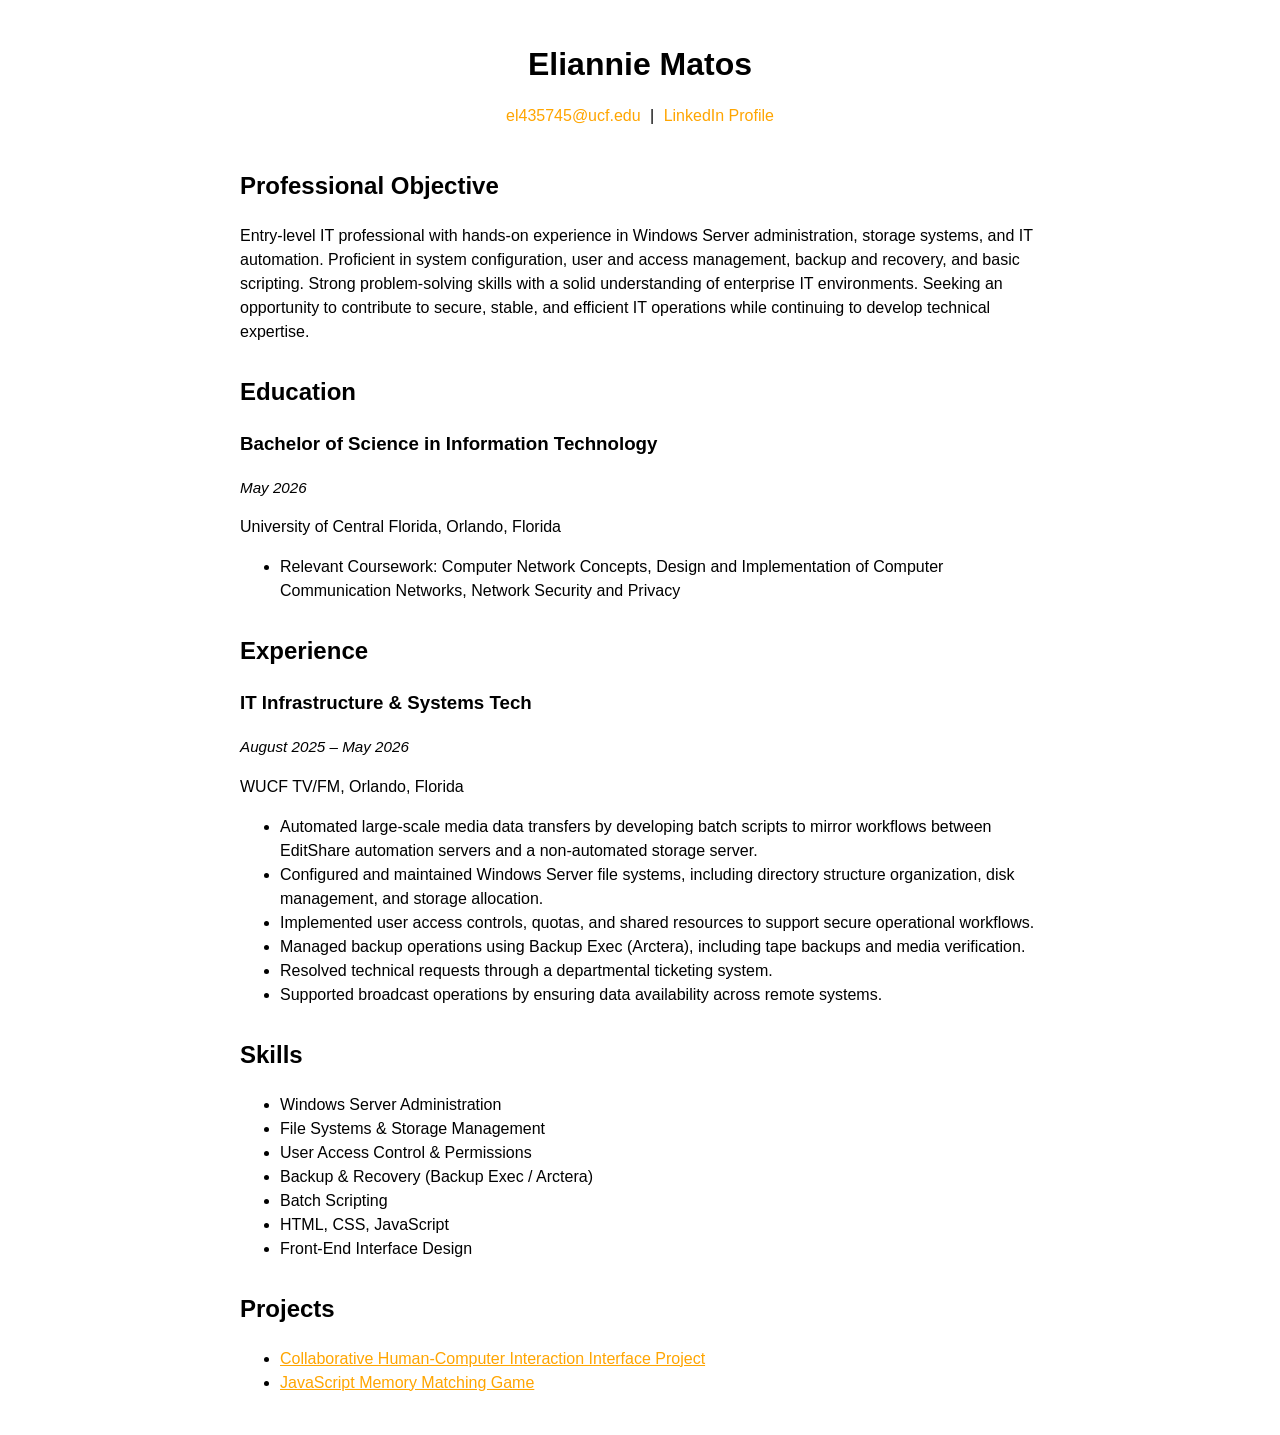
<file: index.html>
<!DOCTYPE html>
<html lang="en">
<head>
    <meta charset="UTF-8">
    <meta name="viewport" content="width=device-width, initial-scale=1.0">
    <title>Eliannie Matos's Resume</title>
    <style>
        body {
            font-family: Arial, sans-serif;
            line-height: 1.5;
            background-color: #fff;
            margin: 0;
            padding: 0;
        }
        .container {
            max-width: 800px;
            margin: 40px auto;
            padding: 0 40px;
        }
        header {
            text-align: center;
            margin-bottom: 40px;
        }
        header h1 {
            margin-bottom: 5px;
        }
        header p a {
            margin: 0 5px;
            text-decoration: none;
            color: orange;
        }
        section {
            margin-bottom: 30px;
        }
        .date {
            font-style: italic;
            font-size: 0.95em;
            margin-top: 2px;
        }
        ul {
            margin-top: 5px;
        }
        a {
            color: orange;
        }
        a:hover {
            text-decoration: underline;
        }
    </style>
</head>

<body>
<div class="container">
    <header>
        <h1>Eliannie Matos</h1>
        <p>
            <a href="mailto:el435745@ucf.edu">el435745@ucf.edu</a> |
            <a href="https://www.linkedin.com/in/elianniematos">LinkedIn Profile</a>
        </p>
    </header>

    <main>
        <section>
            <h2>Professional Objective</h2>
            <p>
                Entry-level IT professional with hands-on experience in Windows Server administration,
                storage systems, and IT automation. Proficient in system configuration, user and access
                management, backup and recovery, and basic scripting. Strong problem-solving skills with
                a solid understanding of enterprise IT environments. Seeking an opportunity to contribute
                to secure, stable, and efficient IT operations while continuing to develop technical expertise.
            </p>
        </section>

        <section>
            <h2>Education</h2>
            <h3>Bachelor of Science in Information Technology</h3>
            <div class="date">May 2026</div>
            <p>University of Central Florida, Orlando, Florida</p>
            <ul>
                <li>Relevant Coursework: Computer Network Concepts, Design and Implementation of Computer Communication Networks, Network Security and Privacy</li>
            </ul>
        </section>

        <section>
            <h2>Experience</h2>
            <h3>IT Infrastructure & Systems Tech</h3>
            <div class="date">August 2025 – May 2026</div>
            <p>WUCF TV/FM, Orlando, Florida</p>
            <ul>
                <li>Automated large-scale media data transfers by developing batch scripts to mirror workflows between EditShare automation servers and a non-automated storage server.</li>
                <li>Configured and maintained Windows Server file systems, including directory structure organization, disk management, and storage allocation.</li>
                <li>Implemented user access controls, quotas, and shared resources to support secure operational workflows.</li>
                <li>Managed backup operations using Backup Exec (Arctera), including tape backups and media verification.</li>
                <li>Resolved technical requests through a departmental ticketing system.</li>
                <li>Supported broadcast operations by ensuring data availability across remote systems.</li>
            </ul>
        </section>

        <section>
            <h2>Skills</h2>
            <ul>
                <li>Windows Server Administration</li>
                <li>File Systems & Storage Management</li>
                <li>User Access Control & Permissions</li>
                <li>Backup & Recovery (Backup Exec / Arctera)</li>
                <li>Batch Scripting</li>
                <li>HTML, CSS, JavaScript</li>
                <li>Front-End Interface Design</li>
            </ul>
        </section>

        <section>
            <h2>Projects</h2>
            <ul>
                <li><a href="projectOne.html">Collaborative Human-Computer Interaction Interface Project</a></li>
                <li><a href="projectTwo.html">JavaScript Memory Matching Game</a></li>
            </ul>
        </section>
    </main>
</div>
</body>
</html>
</file>
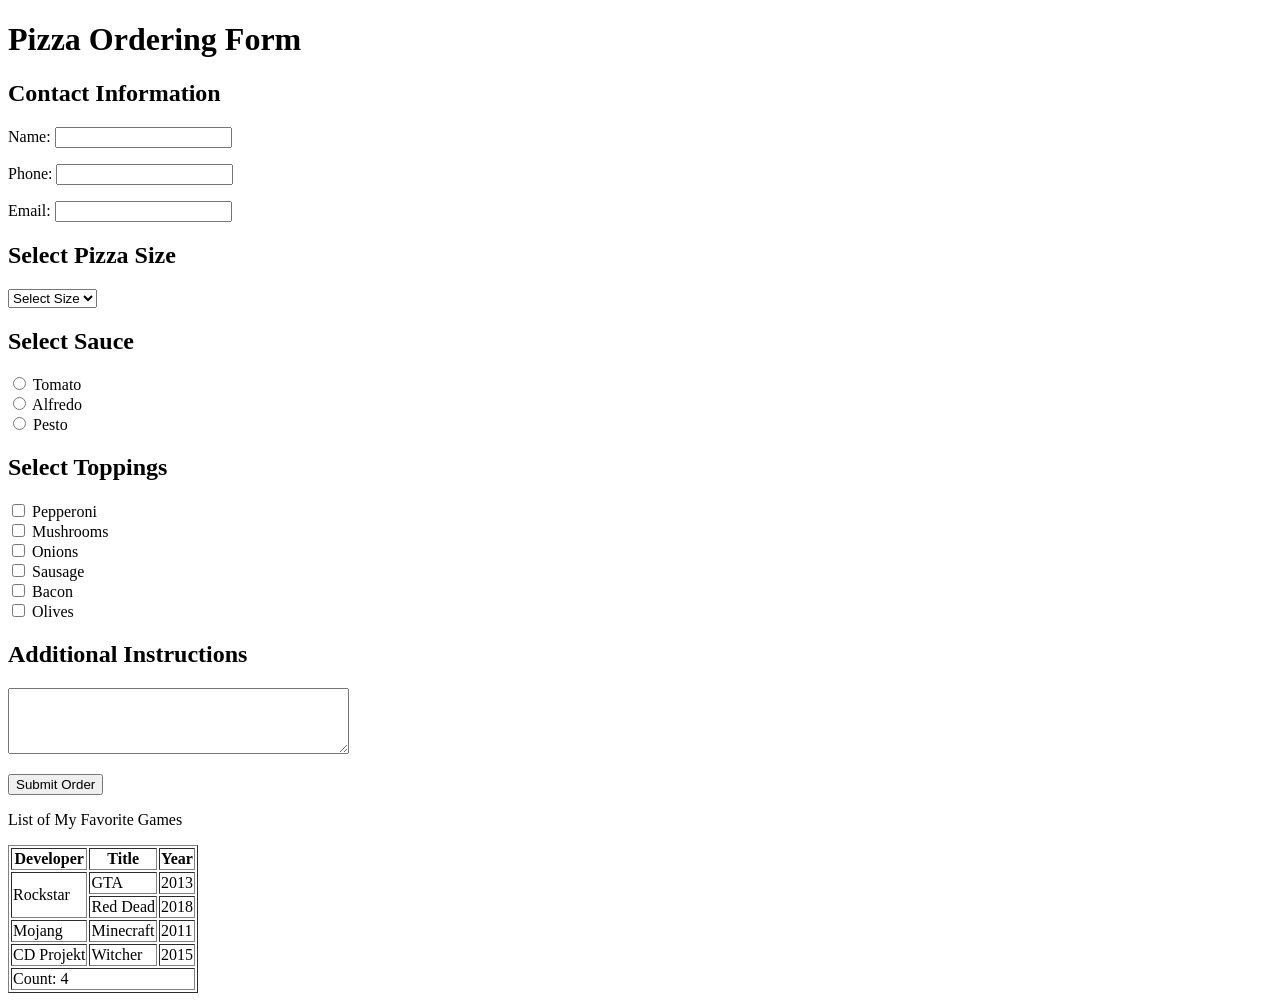
<file: Week 2/Tables and Forms/index.html>
<!DOCTYPE html>
<html>
<head>
    <title>Pizza Ordering Form</title>
</head>
<body>
    <h1>Pizza Ordering Form</h1>

    <h2>Contact Information</h2>
    <form>
        <p>
            Name: <input type="text" name="name" required>
        </p>
        <p>
            Phone: <input type="tel" name="phone" required>
        </p>
        <p>
            Email: <input type="email" name="email" required>
        </p>

        <h2>Select Pizza Size</h2>
        <p>
            <select name="size" required>
                <option value="">Select Size</option>
                <option value="medium">Medium</option>
                <option value="large">Large</option>
                <option value="xlarge">XLarge</option>
            </select>
        </p>

        <h2>Select Sauce</h2>
        <p>
            <input type="radio" name="sauce" value="Tomato" required> Tomato<br>
            <input type="radio" name="sauce" value="Alfredo"> Alfredo<br>
            <input type="radio" name="sauce" value="Pesto"> Pesto<br>
        </p>

        <h2>Select Toppings</h2>
        <p>
            <input type="checkbox" name="toppings" value="Pepperoni"> Pepperoni<br>
            <input type="checkbox" name="toppings" value="Mushrooms"> Mushrooms<br>
            <input type="checkbox" name="toppings" value="Onions"> Onions<br>
            <input type="checkbox" name="toppings" value="Sausage"> Sausage<br>
            <input type="checkbox" name="toppings" value="Bacon"> Bacon<br>
            <input type="checkbox" name="toppings" value="Olives"> Olives<br>
        </p>

        <h2>Additional Instructions</h2>
        <p>
            <textarea name="instructions" rows="4" cols="40"></textarea>
        </p>

        <p>
            <input type="submit" value="Submit Order">
        </p>
    </form>

<p>List of My Favorite Games</p>

<table border="1">
    <tr>
        <th>Developer</th>
        <th>Title</th>
        <th>Year</th>
    </tr>
    <tr>
        <td rowspan="2">Rockstar</td>
        <td>GTA</td>
        <td>2013</td>
    </tr>
    <tr>
        <td>Red Dead</td>
        <td>2018</td>
    </tr>
    <tr>
        <td>Mojang</td>
        <td>Minecraft</td>
        <td>2011</td>
    </tr>
    <tr>
        <td>CD Projekt</td>
        <td>Witcher</td>
        <td>2015</td>
    </tr>
    <tr>
        <td colspan="3">Count: 4</td>
    </tr>
</table>
</body>
</html>
</file>
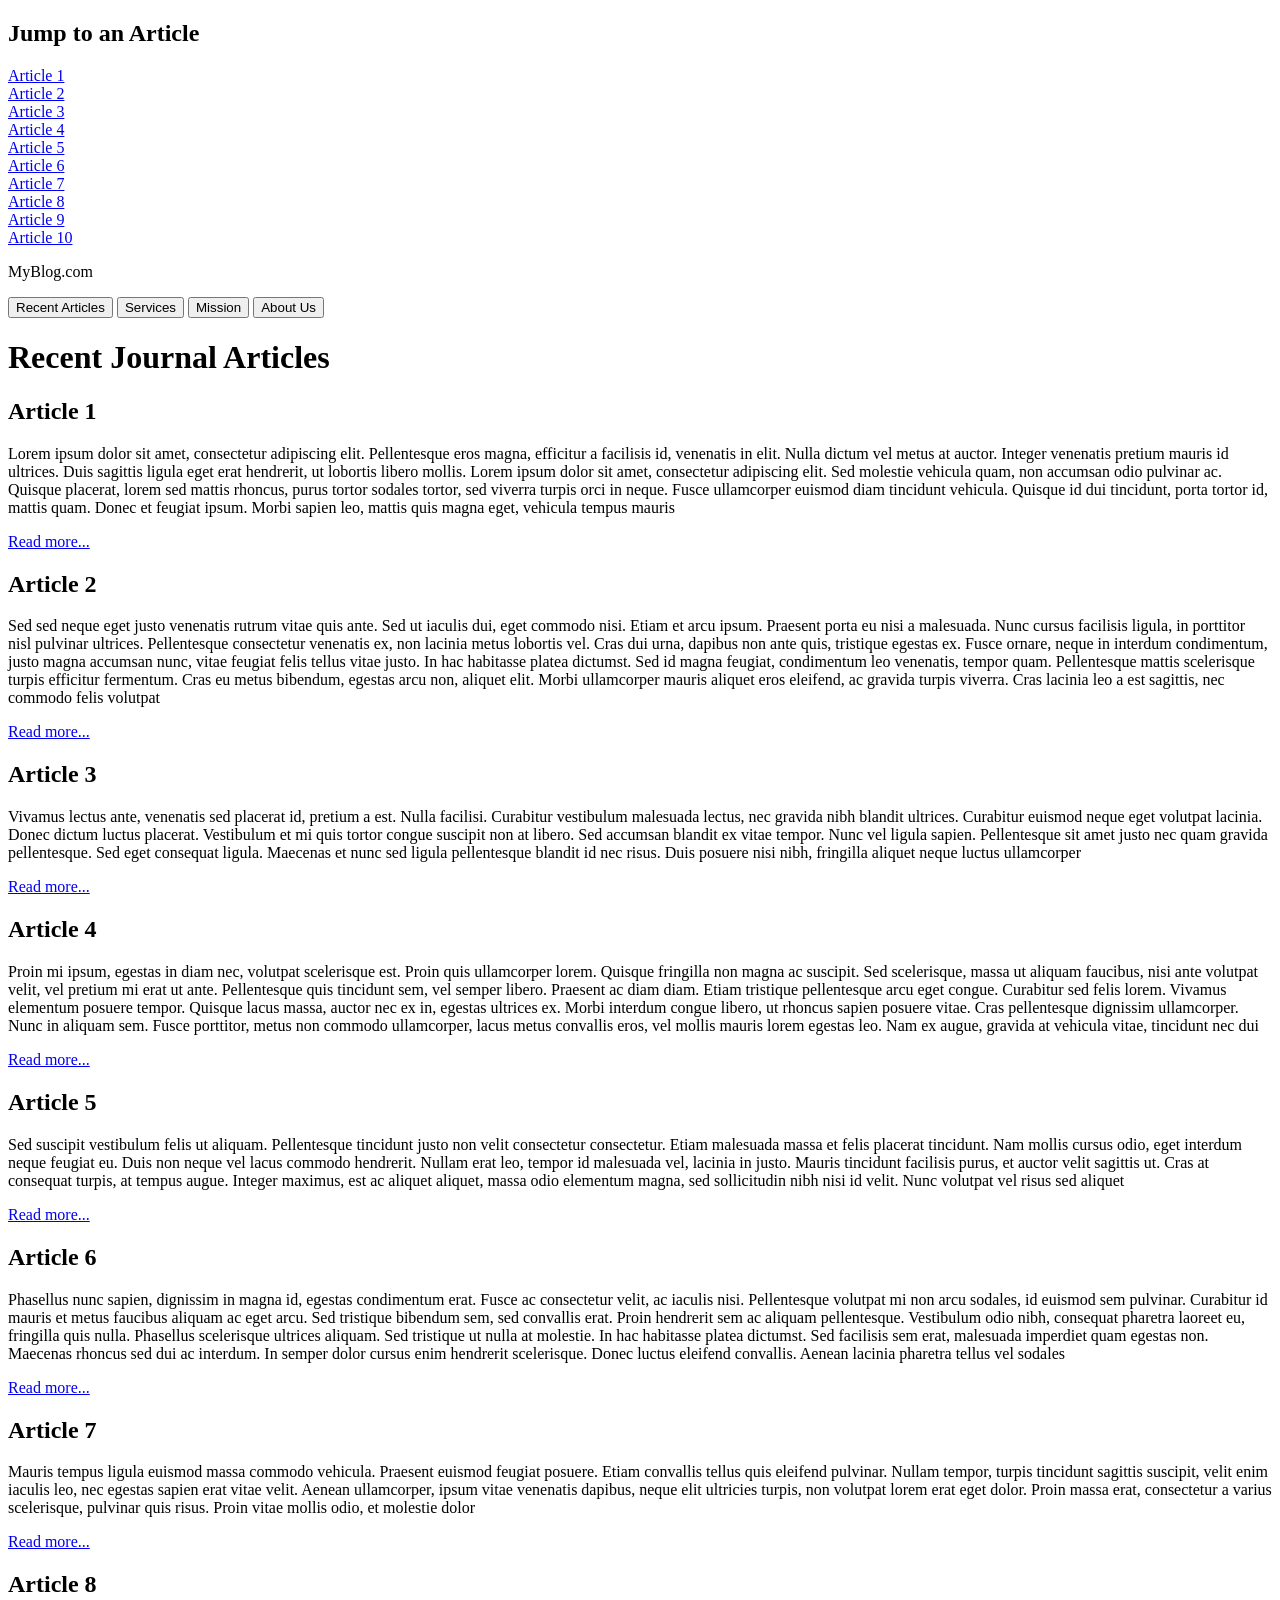
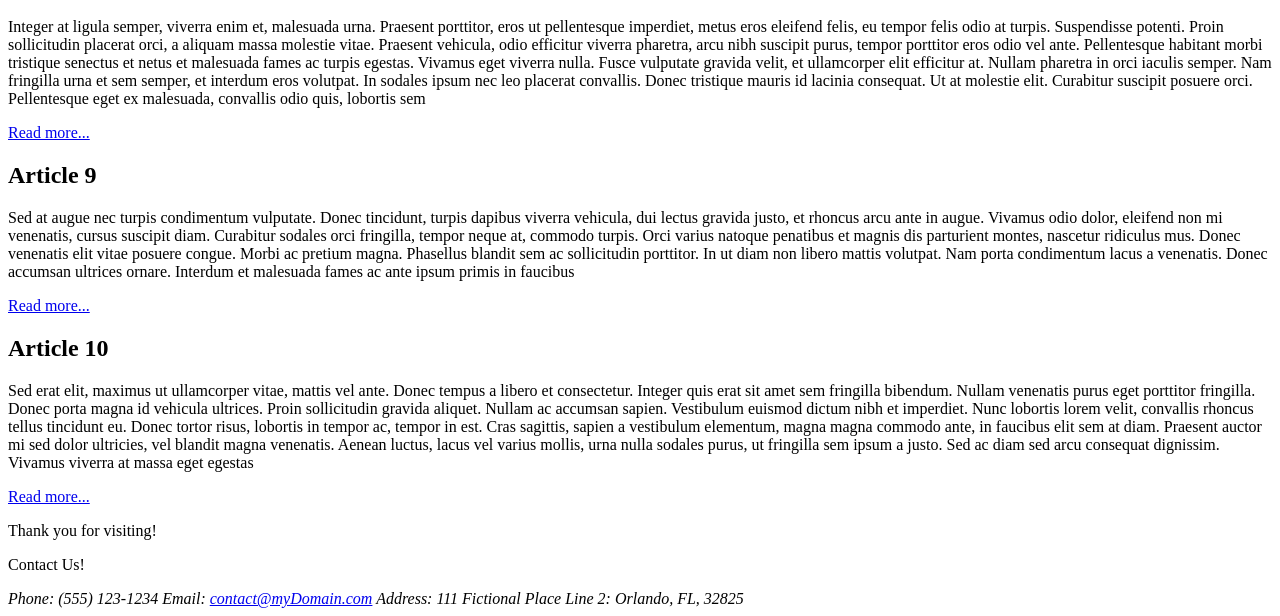
<file: Week 3/CSS Positioning and Layout/index.html>
<!DOCTYPE html>
<html lang="en">
    <head>
        <link rel="stylesheet" href="">
    </head>

    <body>
		<nav id="jumpMenu">
            <h2>Jump to an Article</h2>
            <a href="#a1">Article 1</a><br>
            <a href="#a2">Article 2</a><br>
            <a href="#a3">Article 3</a><br>
            <a href="#a4">Article 4</a><br>
            <a href="#a5">Article 5</a><br>
            <a href="#a6">Article 6</a><br>
            <a href="#a7">Article 7</a><br>
            <a href="#a8">Article 8</a><br>
            <a href="#a9">Article 9</a><br>
			<a href="#a10">Article 10</a>
        </nav>
		
        <main>		
		
			<header>
				<p>MyBlog.com</p>
				<nav>
					<button href="recent.html">Recent Articles</button>
					<button href="services.html">Services</button>
					<button href="mission.html">Mission</button>
					<button href="about.html">About Us</button>
				</nav>
			</header>
            
            <h1>Recent Journal Articles</h1>

            <div id="container">
                <article id="a1">
                    <h2>Article 1</h2>
                    <p>Lorem ipsum dolor sit amet, consectetur adipiscing elit. Pellentesque eros magna, efficitur a facilisis id, venenatis in elit. Nulla dictum vel metus at auctor. Integer venenatis pretium mauris id ultrices. Duis sagittis ligula eget erat hendrerit, ut lobortis libero mollis. Lorem ipsum dolor sit amet, consectetur adipiscing elit. Sed molestie vehicula quam, non accumsan odio pulvinar ac. Quisque placerat, lorem sed mattis rhoncus, purus tortor sodales tortor, sed viverra turpis orci in neque. Fusce ullamcorper euismod diam tincidunt vehicula. Quisque id dui tincidunt, porta tortor id, mattis quam. Donec et feugiat ipsum. Morbi sapien leo, mattis quis magna eget, vehicula tempus mauris</p>
                    <p><a href="#">Read more...</a></p>
                </article>

                <article id="a2">
                    <h2>Article 2</h2>
                    <p>Sed sed neque eget justo venenatis rutrum vitae quis ante. Sed ut iaculis dui, eget commodo nisi. Etiam et arcu ipsum. Praesent porta eu nisi a malesuada. Nunc cursus facilisis ligula, in porttitor nisl pulvinar ultrices. Pellentesque consectetur venenatis ex, non lacinia metus lobortis vel. Cras dui urna, dapibus non ante quis, tristique egestas ex. Fusce ornare, neque in interdum condimentum, justo magna accumsan nunc, vitae feugiat felis tellus vitae justo. In hac habitasse platea dictumst. Sed id magna feugiat, condimentum leo venenatis, tempor quam. Pellentesque mattis scelerisque turpis efficitur fermentum. Cras eu metus bibendum, egestas arcu non, aliquet elit. Morbi ullamcorper mauris aliquet eros eleifend, ac gravida turpis viverra. Cras lacinia leo a est sagittis, nec commodo felis volutpat</p>
                    <p><a href="#">Read more...</a></p>
                </article>

                <article id="a3">
                    <h2>Article 3</h2>
                    <p>Vivamus lectus ante, venenatis sed placerat id, pretium a est. Nulla facilisi. Curabitur vestibulum malesuada lectus, nec gravida nibh blandit ultrices. Curabitur euismod neque eget volutpat lacinia. Donec dictum luctus placerat. Vestibulum et mi quis tortor congue suscipit non at libero. Sed accumsan blandit ex vitae tempor. Nunc vel ligula sapien. Pellentesque sit amet justo nec quam gravida pellentesque. Sed eget consequat ligula. Maecenas et nunc sed ligula pellentesque blandit id nec risus. Duis posuere nisi nibh, fringilla aliquet neque luctus ullamcorper</p>
                    <p><a href="#">Read more...</a></p>
                </article>

                <article id="a4">
                    <h2>Article 4</h2>
                    <p>Proin mi ipsum, egestas in diam nec, volutpat scelerisque est. Proin quis ullamcorper lorem. Quisque fringilla non magna ac suscipit. Sed scelerisque, massa ut aliquam faucibus, nisi ante volutpat velit, vel pretium mi erat ut ante. Pellentesque quis tincidunt sem, vel semper libero. Praesent ac diam diam. Etiam tristique pellentesque arcu eget congue. Curabitur sed felis lorem. Vivamus elementum posuere tempor. Quisque lacus massa, auctor nec ex in, egestas ultrices ex. Morbi interdum congue libero, ut rhoncus sapien posuere vitae. Cras pellentesque dignissim ullamcorper. Nunc in aliquam sem. Fusce porttitor, metus non commodo ullamcorper, lacus metus convallis eros, vel mollis mauris lorem egestas leo. Nam ex augue, gravida at vehicula vitae, tincidunt nec dui</p>
                    <p><a href="#">Read more...</a></p>
                </article>

                <article id="a5">
                    <h2>Article 5</h2>
                    <p>Sed suscipit vestibulum felis ut aliquam. Pellentesque tincidunt justo non velit consectetur consectetur. Etiam malesuada massa et felis placerat tincidunt. Nam mollis cursus odio, eget interdum neque feugiat eu. Duis non neque vel lacus commodo hendrerit. Nullam erat leo, tempor id malesuada vel, lacinia in justo. Mauris tincidunt facilisis purus, et auctor velit sagittis ut. Cras at consequat turpis, at tempus augue. Integer maximus, est ac aliquet aliquet, massa odio elementum magna, sed sollicitudin nibh nisi id velit. Nunc volutpat vel risus sed aliquet</p>
                    <p><a href="#">Read more...</a></p>
                </article>

                <article id="a6">
                    <h2>Article 6</h2>
                    <p>Phasellus nunc sapien, dignissim in magna id, egestas condimentum erat. Fusce ac consectetur velit, ac iaculis nisi. Pellentesque volutpat mi non arcu sodales, id euismod sem pulvinar. Curabitur id mauris et metus faucibus aliquam ac eget arcu. Sed tristique bibendum sem, sed convallis erat. Proin hendrerit sem ac aliquam pellentesque. Vestibulum odio nibh, consequat pharetra laoreet eu, fringilla quis nulla. Phasellus scelerisque ultrices aliquam. Sed tristique ut nulla at molestie. In hac habitasse platea dictumst. Sed facilisis sem erat, malesuada imperdiet quam egestas non. Maecenas rhoncus sed dui ac interdum. In semper dolor cursus enim hendrerit scelerisque. Donec luctus eleifend convallis. Aenean lacinia pharetra tellus vel sodales</p>
                    <p><a href="#">Read more...</a></p>
                </article>

                <article id="a7">
                    <h2>Article 7</h2>
                    <p>Mauris tempus ligula euismod massa commodo vehicula. Praesent euismod feugiat posuere. Etiam convallis tellus quis eleifend pulvinar. Nullam tempor, turpis tincidunt sagittis suscipit, velit enim iaculis leo, nec egestas sapien erat vitae velit. Aenean ullamcorper, ipsum vitae venenatis dapibus, neque elit ultricies turpis, non volutpat lorem erat eget dolor. Proin massa erat, consectetur a varius scelerisque, pulvinar quis risus. Proin vitae mollis odio, et molestie dolor</p>
                    <p><a href="#">Read more...</a></p>
                </article>

                <article id="a8">
                    <h2>Article 8</h2>
                    <p>Integer at ligula semper, viverra enim et, malesuada urna. Praesent porttitor, eros ut pellentesque imperdiet, metus eros eleifend felis, eu tempor felis odio at turpis. Suspendisse potenti. Proin sollicitudin placerat orci, a aliquam massa molestie vitae. Praesent vehicula, odio efficitur viverra pharetra, arcu nibh suscipit purus, tempor porttitor eros odio vel ante. Pellentesque habitant morbi tristique senectus et netus et malesuada fames ac turpis egestas. Vivamus eget viverra nulla. Fusce vulputate gravida velit, et ullamcorper elit efficitur at. Nullam pharetra in orci iaculis semper. Nam fringilla urna et sem semper, et interdum eros volutpat. In sodales ipsum nec leo placerat convallis. Donec tristique mauris id lacinia consequat. Ut at molestie elit. Curabitur suscipit posuere orci. Pellentesque eget ex malesuada, convallis odio quis, lobortis sem</p>
                    <p><a href="#">Read more...</a></p>
                </article>

                <article id="a9">
                    <h2>Article 9</h2>
                    <p>Sed at augue nec turpis condimentum vulputate. Donec tincidunt, turpis dapibus viverra vehicula, dui lectus gravida justo, et rhoncus arcu ante in augue. Vivamus odio dolor, eleifend non mi venenatis, cursus suscipit diam. Curabitur sodales orci fringilla, tempor neque at, commodo turpis. Orci varius natoque penatibus et magnis dis parturient montes, nascetur ridiculus mus. Donec venenatis elit vitae posuere congue. Morbi ac pretium magna. Phasellus blandit sem ac sollicitudin porttitor. In ut diam non libero mattis volutpat. Nam porta condimentum lacus a venenatis. Donec accumsan ultrices ornare. Interdum et malesuada fames ac ante ipsum primis in faucibus</p>
                    <p><a href="#">Read more...</a></p>
                </article>

                <article id="a10">
                    <h2>Article 10</h2>
                    <p>Sed erat elit, maximus ut ullamcorper vitae, mattis vel ante. Donec tempus a libero et consectetur. Integer quis erat sit amet sem fringilla bibendum. Nullam venenatis purus eget porttitor fringilla. Donec porta magna id vehicula ultrices. Proin sollicitudin gravida aliquet. Nullam ac accumsan sapien. Vestibulum euismod dictum nibh et imperdiet. Nunc lobortis lorem velit, convallis rhoncus tellus tincidunt eu. Donec tortor risus, lobortis in tempor ac, tempor in est. Cras sagittis, sapien a vestibulum elementum, magna magna commodo ante, in faucibus elit sem at diam. Praesent auctor mi sed dolor ultricies, vel blandit magna venenatis. Aenean luctus, lacus vel varius mollis, urna nulla sodales purus, ut fringilla sem ipsum a justo. Sed ac diam sed arcu consequat dignissim. Vivamus viverra at massa eget egestas</p>
                    <p><a href="#">Read more...</a></p>
                </article>
            </div>
			
			<p id="thanks">Thank you for visiting!</p>

            <footer>
                <p>Contact Us!</p>
                <address>
                    <div>
                        <span>Phone:</span> <span>(555) 123-1234</span>
                        <span>Email:</span> </span><a href="#">contact@myDomain.com</a></span>
                        <span>Address:</span> <span>111 Fictional Place</span>
                        <span>Line 2:</span> <span>Orlando, FL, 32825</span>
                    </div>
                </address>
				
            </footer>
        </main>
    </body>
</html>
</file>
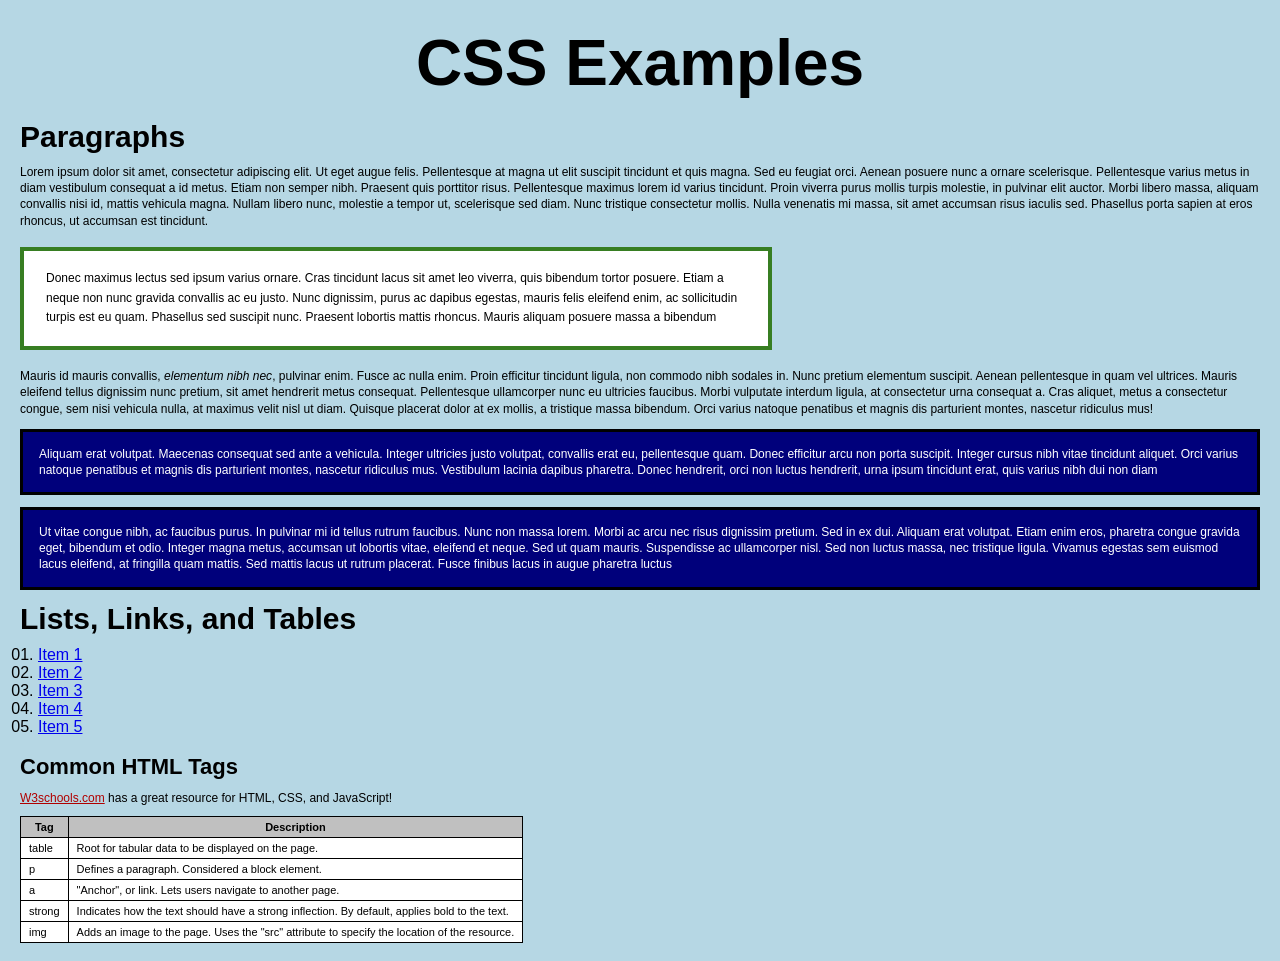
<file: Week-3/Basic-Css/index.html>
<!DOCTYPE html>

<html lang="en">
	<head>
		<title>CSS Examples</title>
		<link rel="stylesheet" href="style.css">
	</head>
	
	<body>
		<h1>CSS Examples</h1>
		
		<article>
		<h2>Paragraphs</h2>
			<section>
				<p>Lorem ipsum dolor sit amet, consectetur adipiscing elit. Ut eget augue felis. Pellentesque at magna ut elit suscipit tincidunt et quis magna. Sed eu feugiat orci. Aenean posuere nunc a ornare scelerisque. Pellentesque varius metus in diam vestibulum consequat a id metus. Etiam non semper nibh. Praesent quis porttitor risus. Pellentesque maximus lorem id varius tincidunt. Proin viverra purus mollis turpis molestie, in pulvinar elit auctor. Morbi libero massa, aliquam convallis nisi id, mattis vehicula magna. Nullam libero nunc, molestie a tempor ut, scelerisque sed diam. Nunc tristique consectetur mollis. Nulla venenatis mi massa, sit amet accumsan risus iaculis sed. Phasellus porta sapien at eros rhoncus, ut accumsan est tincidunt.</p>
				<p id="paragraph2">Donec maximus lectus sed ipsum varius ornare. Cras tincidunt lacus sit amet leo viverra, quis bibendum tortor posuere. Etiam a neque non nunc gravida convallis ac eu justo. Nunc dignissim, purus ac dapibus egestas, mauris felis eleifend enim, ac sollicitudin turpis est eu quam. Phasellus sed suscipit nunc. Praesent lobortis mattis rhoncus. Mauris aliquam posuere massa a bibendum</p>
			</section>
			<section>
				<p>Mauris id mauris convallis, <em>elementum nibh nec</em>, pulvinar enim. Fusce ac nulla enim. Proin efficitur tincidunt ligula, non commodo nibh sodales in. Nunc pretium elementum suscipit. Aenean pellentesque in quam vel ultrices. Mauris eleifend tellus dignissim nunc pretium, sit amet hendrerit metus consequat. Pellentesque ullamcorper nunc eu ultricies faucibus. Morbi vulputate interdum ligula, at consectetur urna consequat a. Cras aliquet, metus a consectetur congue, sem nisi vehicula nulla, at maximus velit nisl ut diam. Quisque placerat dolor at ex mollis, a tristique massa bibendum. Orci varius natoque penatibus et magnis dis parturient montes, nascetur ridiculus mus!</p>
				<p class="blue">Aliquam erat volutpat. Maecenas consequat sed ante a vehicula. Integer ultricies justo volutpat, convallis erat eu, pellentesque quam. Donec efficitur arcu non porta suscipit. Integer cursus nibh vitae tincidunt aliquet. Orci varius natoque penatibus et magnis dis parturient montes, nascetur ridiculus mus. Vestibulum lacinia dapibus pharetra. Donec hendrerit, orci non luctus hendrerit, urna ipsum tincidunt erat, quis varius nibh dui non diam</p>
				<p class="blue">Ut vitae congue nibh, ac faucibus purus. In pulvinar mi id tellus rutrum faucibus. Nunc non massa lorem. Morbi ac arcu nec risus dignissim pretium. Sed in ex dui. Aliquam erat volutpat. Etiam enim eros, pharetra congue gravida eget, bibendum et odio. Integer magna metus, accumsan ut lobortis vitae, eleifend et neque. Sed ut quam mauris. Suspendisse ac ullamcorper nisl. Sed non luctus massa, nec tristique ligula. Vivamus egestas sem euismod lacus eleifend, at fringilla quam mattis. Sed mattis lacus ut rutrum placerat. Fusce finibus lacus in augue pharetra luctus</p>
			</section>
		</article>
		
		<article>
			<h2>Lists, Links, and Tables</h2>
			<ol>
				<li><a href="#">Item 1</a></li>
				<li><a href="#">Item 2</a></li>
				<li><a href="#">Item 3</a></li>
				<li><a href="#">Item 4</a></li>
				<li><a href="#">Item 5</a></li>
			</ol>
			
			<section>
				<h3>Common HTML Tags</h3>
				
				<p><a href="http://www.w3schools.com" target="_blank">W3schools.com</a> has a great resource for HTML, CSS, and JavaScript!</p>
				
				<table>
					<tr>
						<th>Tag</th><th>Description</th>
					</tr>
					<tr>
						<td>table</td><td>Root for tabular data to be displayed on the page.</td>
					</tr>
					<tr>
						<td>p</td><td>Defines a paragraph.  Considered a block element.</td>
					</tr>
					<tr>
						<td>a</td><td>"Anchor", or link.  Lets users navigate to another page.</td>
					</tr>
					<tr>
						<td>strong</td><td>Indicates how the text should have a strong inflection.  By default, applies bold to the text.</td>
					</tr>
					<tr>
						<td>img</td><td>Adds an image to the page.  Uses the "src" attribute to specify the location of the resource.</td>
					</tr>
				</table>
			</section>
			
		</article>
	</body>
</html>
</file>
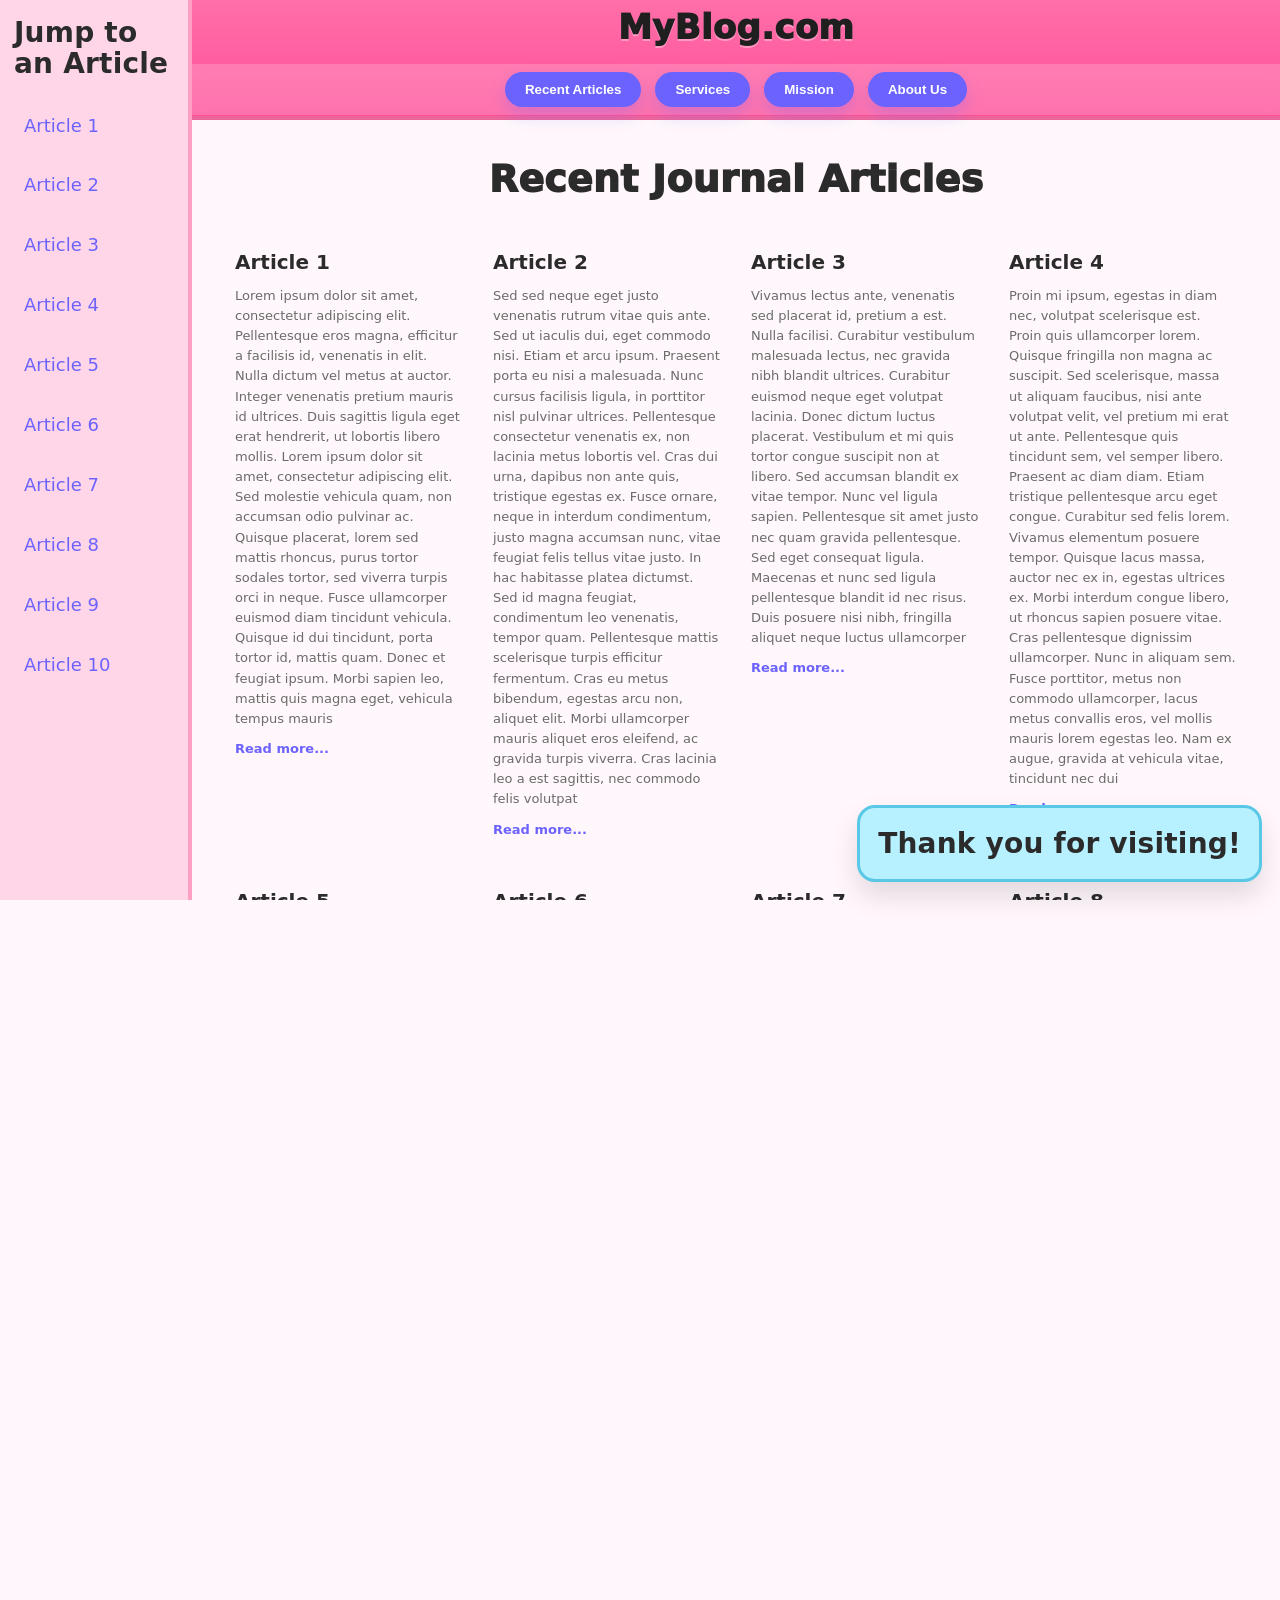
<file: Week-3/CSS-Positioning-and-Layout/index.html>
<!DOCTYPE html>
<html lang="en">
    <head>
        <link rel="stylesheet" href="style.css">
    </head>

    <body>
		<nav id="jumpMenu">
            <h2>Jump to an Article</h2>
            <a href="#a1">Article 1</a><br>
            <a href="#a2">Article 2</a><br>
            <a href="#a3">Article 3</a><br>
            <a href="#a4">Article 4</a><br>
            <a href="#a5">Article 5</a><br>
            <a href="#a6">Article 6</a><br>
            <a href="#a7">Article 7</a><br>
            <a href="#a8">Article 8</a><br>
            <a href="#a9">Article 9</a><br>
			<a href="#a10">Article 10</a>
        </nav>
		
        <main>		
		
			<header>
				<p>MyBlog.com</p>
				<nav>
					<button href="recent.html">Recent Articles</button>
					<button href="services.html">Services</button>
					<button href="mission.html">Mission</button>
					<button href="about.html">About Us</button>
				</nav>
			</header>
            
            <h1>Recent Journal Articles</h1>

            <div id="container">
                <article id="a1">
                    <h2>Article 1</h2>
                    <p>Lorem ipsum dolor sit amet, consectetur adipiscing elit. Pellentesque eros magna, efficitur a facilisis id, venenatis in elit. Nulla dictum vel metus at auctor. Integer venenatis pretium mauris id ultrices. Duis sagittis ligula eget erat hendrerit, ut lobortis libero mollis. Lorem ipsum dolor sit amet, consectetur adipiscing elit. Sed molestie vehicula quam, non accumsan odio pulvinar ac. Quisque placerat, lorem sed mattis rhoncus, purus tortor sodales tortor, sed viverra turpis orci in neque. Fusce ullamcorper euismod diam tincidunt vehicula. Quisque id dui tincidunt, porta tortor id, mattis quam. Donec et feugiat ipsum. Morbi sapien leo, mattis quis magna eget, vehicula tempus mauris</p>
                    <p><a href="#">Read more...</a></p>
                </article>

                <article id="a2">
                    <h2>Article 2</h2>
                    <p>Sed sed neque eget justo venenatis rutrum vitae quis ante. Sed ut iaculis dui, eget commodo nisi. Etiam et arcu ipsum. Praesent porta eu nisi a malesuada. Nunc cursus facilisis ligula, in porttitor nisl pulvinar ultrices. Pellentesque consectetur venenatis ex, non lacinia metus lobortis vel. Cras dui urna, dapibus non ante quis, tristique egestas ex. Fusce ornare, neque in interdum condimentum, justo magna accumsan nunc, vitae feugiat felis tellus vitae justo. In hac habitasse platea dictumst. Sed id magna feugiat, condimentum leo venenatis, tempor quam. Pellentesque mattis scelerisque turpis efficitur fermentum. Cras eu metus bibendum, egestas arcu non, aliquet elit. Morbi ullamcorper mauris aliquet eros eleifend, ac gravida turpis viverra. Cras lacinia leo a est sagittis, nec commodo felis volutpat</p>
                    <p><a href="#">Read more...</a></p>
                </article>

                <article id="a3">
                    <h2>Article 3</h2>
                    <p>Vivamus lectus ante, venenatis sed placerat id, pretium a est. Nulla facilisi. Curabitur vestibulum malesuada lectus, nec gravida nibh blandit ultrices. Curabitur euismod neque eget volutpat lacinia. Donec dictum luctus placerat. Vestibulum et mi quis tortor congue suscipit non at libero. Sed accumsan blandit ex vitae tempor. Nunc vel ligula sapien. Pellentesque sit amet justo nec quam gravida pellentesque. Sed eget consequat ligula. Maecenas et nunc sed ligula pellentesque blandit id nec risus. Duis posuere nisi nibh, fringilla aliquet neque luctus ullamcorper</p>
                    <p><a href="#">Read more...</a></p>
                </article>

                <article id="a4">
                    <h2>Article 4</h2>
                    <p>Proin mi ipsum, egestas in diam nec, volutpat scelerisque est. Proin quis ullamcorper lorem. Quisque fringilla non magna ac suscipit. Sed scelerisque, massa ut aliquam faucibus, nisi ante volutpat velit, vel pretium mi erat ut ante. Pellentesque quis tincidunt sem, vel semper libero. Praesent ac diam diam. Etiam tristique pellentesque arcu eget congue. Curabitur sed felis lorem. Vivamus elementum posuere tempor. Quisque lacus massa, auctor nec ex in, egestas ultrices ex. Morbi interdum congue libero, ut rhoncus sapien posuere vitae. Cras pellentesque dignissim ullamcorper. Nunc in aliquam sem. Fusce porttitor, metus non commodo ullamcorper, lacus metus convallis eros, vel mollis mauris lorem egestas leo. Nam ex augue, gravida at vehicula vitae, tincidunt nec dui</p>
                    <p><a href="#">Read more...</a></p>
                </article>

                <article id="a5">
                    <h2>Article 5</h2>
                    <p>Sed suscipit vestibulum felis ut aliquam. Pellentesque tincidunt justo non velit consectetur consectetur. Etiam malesuada massa et felis placerat tincidunt. Nam mollis cursus odio, eget interdum neque feugiat eu. Duis non neque vel lacus commodo hendrerit. Nullam erat leo, tempor id malesuada vel, lacinia in justo. Mauris tincidunt facilisis purus, et auctor velit sagittis ut. Cras at consequat turpis, at tempus augue. Integer maximus, est ac aliquet aliquet, massa odio elementum magna, sed sollicitudin nibh nisi id velit. Nunc volutpat vel risus sed aliquet</p>
                    <p><a href="#">Read more...</a></p>
                </article>

                <article id="a6">
                    <h2>Article 6</h2>
                    <p>Phasellus nunc sapien, dignissim in magna id, egestas condimentum erat. Fusce ac consectetur velit, ac iaculis nisi. Pellentesque volutpat mi non arcu sodales, id euismod sem pulvinar. Curabitur id mauris et metus faucibus aliquam ac eget arcu. Sed tristique bibendum sem, sed convallis erat. Proin hendrerit sem ac aliquam pellentesque. Vestibulum odio nibh, consequat pharetra laoreet eu, fringilla quis nulla. Phasellus scelerisque ultrices aliquam. Sed tristique ut nulla at molestie. In hac habitasse platea dictumst. Sed facilisis sem erat, malesuada imperdiet quam egestas non. Maecenas rhoncus sed dui ac interdum. In semper dolor cursus enim hendrerit scelerisque. Donec luctus eleifend convallis. Aenean lacinia pharetra tellus vel sodales</p>
                    <p><a href="#">Read more...</a></p>
                </article>

                <article id="a7">
                    <h2>Article 7</h2>
                    <p>Mauris tempus ligula euismod massa commodo vehicula. Praesent euismod feugiat posuere. Etiam convallis tellus quis eleifend pulvinar. Nullam tempor, turpis tincidunt sagittis suscipit, velit enim iaculis leo, nec egestas sapien erat vitae velit. Aenean ullamcorper, ipsum vitae venenatis dapibus, neque elit ultricies turpis, non volutpat lorem erat eget dolor. Proin massa erat, consectetur a varius scelerisque, pulvinar quis risus. Proin vitae mollis odio, et molestie dolor</p>
                    <p><a href="#">Read more...</a></p>
                </article>

                <article id="a8">
                    <h2>Article 8</h2>
                    <p>Integer at ligula semper, viverra enim et, malesuada urna. Praesent porttitor, eros ut pellentesque imperdiet, metus eros eleifend felis, eu tempor felis odio at turpis. Suspendisse potenti. Proin sollicitudin placerat orci, a aliquam massa molestie vitae. Praesent vehicula, odio efficitur viverra pharetra, arcu nibh suscipit purus, tempor porttitor eros odio vel ante. Pellentesque habitant morbi tristique senectus et netus et malesuada fames ac turpis egestas. Vivamus eget viverra nulla. Fusce vulputate gravida velit, et ullamcorper elit efficitur at. Nullam pharetra in orci iaculis semper. Nam fringilla urna et sem semper, et interdum eros volutpat. In sodales ipsum nec leo placerat convallis. Donec tristique mauris id lacinia consequat. Ut at molestie elit. Curabitur suscipit posuere orci. Pellentesque eget ex malesuada, convallis odio quis, lobortis sem</p>
                    <p><a href="#">Read more...</a></p>
                </article>

                <article id="a9">
                    <h2>Article 9</h2>
                    <p>Sed at augue nec turpis condimentum vulputate. Donec tincidunt, turpis dapibus viverra vehicula, dui lectus gravida justo, et rhoncus arcu ante in augue. Vivamus odio dolor, eleifend non mi venenatis, cursus suscipit diam. Curabitur sodales orci fringilla, tempor neque at, commodo turpis. Orci varius natoque penatibus et magnis dis parturient montes, nascetur ridiculus mus. Donec venenatis elit vitae posuere congue. Morbi ac pretium magna. Phasellus blandit sem ac sollicitudin porttitor. In ut diam non libero mattis volutpat. Nam porta condimentum lacus a venenatis. Donec accumsan ultrices ornare. Interdum et malesuada fames ac ante ipsum primis in faucibus</p>
                    <p><a href="#">Read more...</a></p>
                </article>

                <article id="a10">
                    <h2>Article 10</h2>
                    <p>Sed erat elit, maximus ut ullamcorper vitae, mattis vel ante. Donec tempus a libero et consectetur. Integer quis erat sit amet sem fringilla bibendum. Nullam venenatis purus eget porttitor fringilla. Donec porta magna id vehicula ultrices. Proin sollicitudin gravida aliquet. Nullam ac accumsan sapien. Vestibulum euismod dictum nibh et imperdiet. Nunc lobortis lorem velit, convallis rhoncus tellus tincidunt eu. Donec tortor risus, lobortis in tempor ac, tempor in est. Cras sagittis, sapien a vestibulum elementum, magna magna commodo ante, in faucibus elit sem at diam. Praesent auctor mi sed dolor ultricies, vel blandit magna venenatis. Aenean luctus, lacus vel varius mollis, urna nulla sodales purus, ut fringilla sem ipsum a justo. Sed ac diam sed arcu consequat dignissim. Vivamus viverra at massa eget egestas</p>
                    <p><a href="#">Read more...</a></p>
                </article>
            </div>
			
			<p id="thanks">Thank you for visiting!</p>

            <footer>
                <p>Contact Us!</p>
                <address>
                    <div>
                        <span>Phone:</span> <span>(555) 123-1234</span>
                        <span>Email:</span> </span><a href="#">contact@myDomain.com</a></span>
                        <span>Address:</span> <span>111 Fictional Place</span>
                        <span>Line 2:</span> <span>Orlando, FL, 32825</span>
                    </div>
                </address>
				
            </footer>
        </main>
    </body>
</html>
</file>
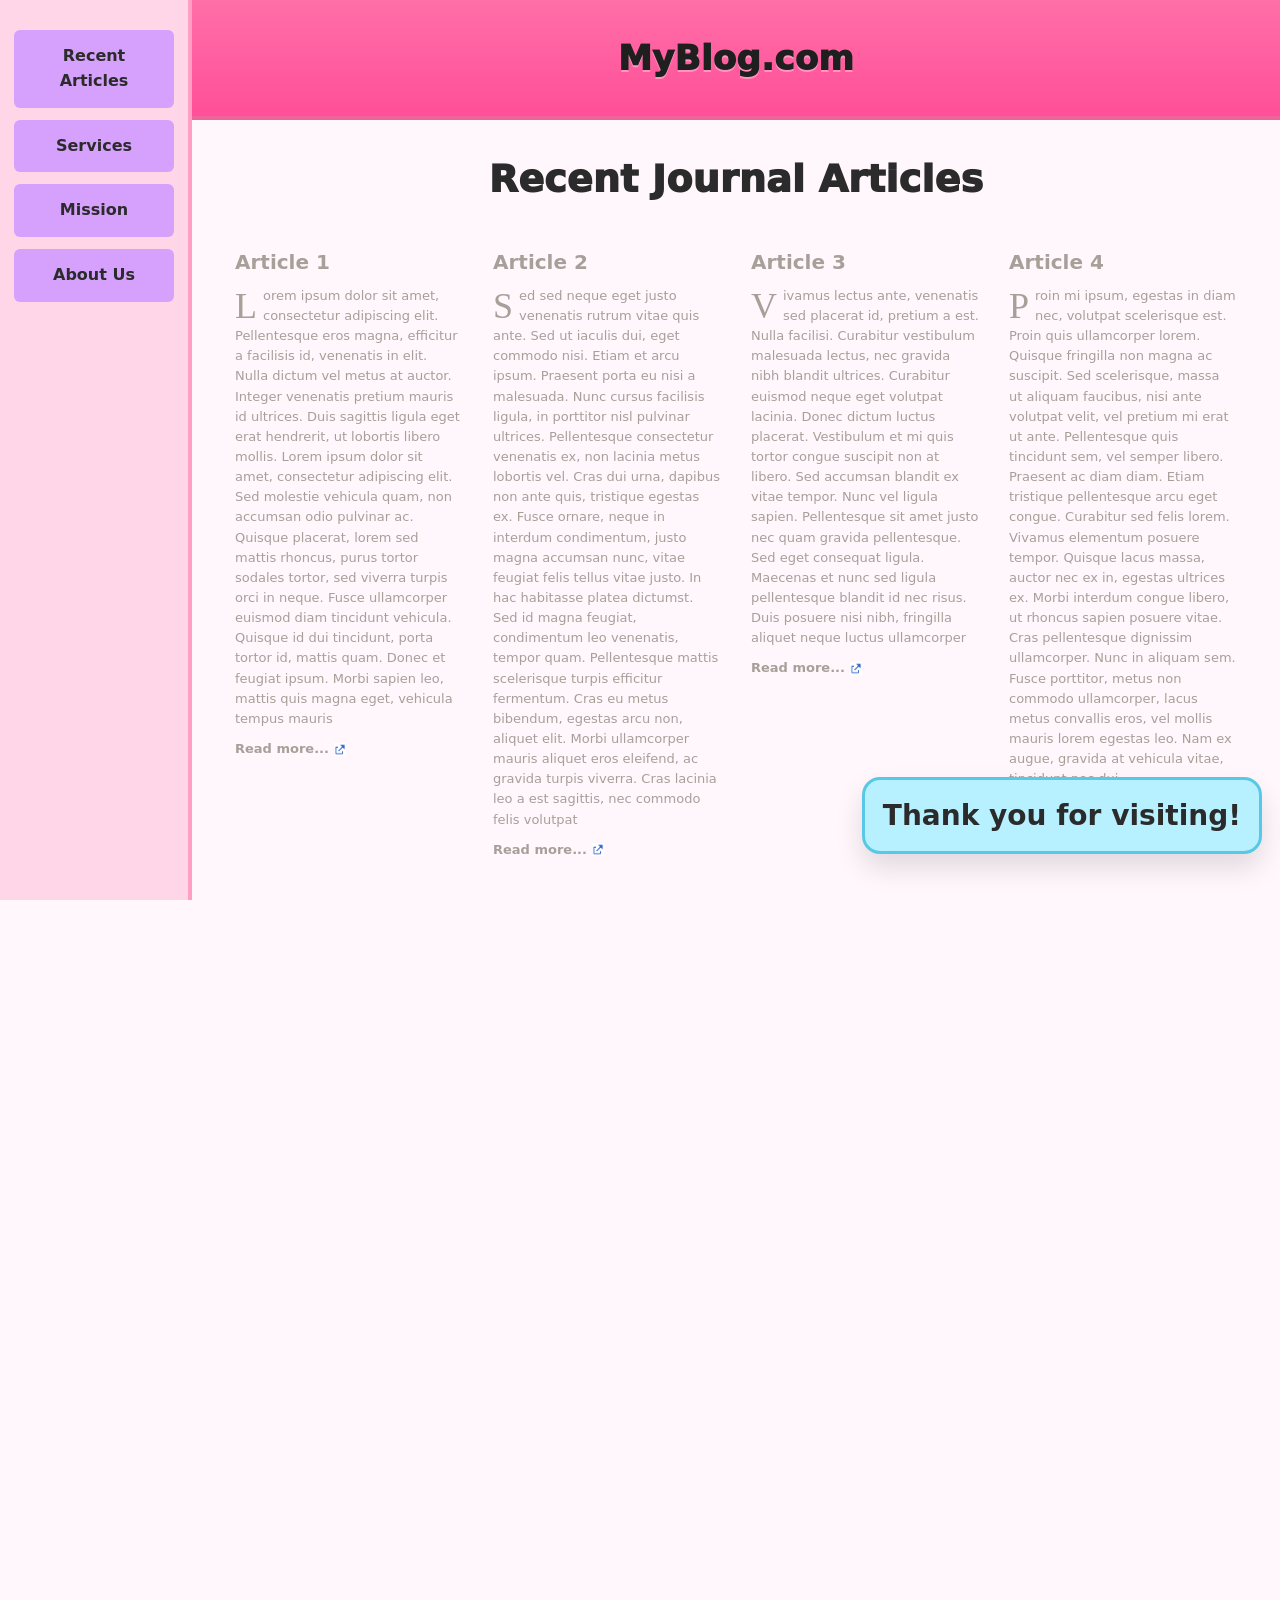
<file: Week-4/CSS-Transitions-and-Selectors/index.html>
<!DOCTYPE html>
<html lang="en">
  <head>
    <link rel="stylesheet" href="style.css">
  </head>

  <body>
    <nav id="jumpMenu">
      <div class="recentWrap">
        <a class="sideBtn" href="#">Recent Articles</a>

        <div class="articleList">
          <a class="articleBtn" href="#a1">Article 1</a>
          <a class="articleBtn" href="#a2">Article 2</a>
          <a class="articleBtn" href="#a3">Article 3</a>
          <a class="articleBtn" href="#a4">Article 4</a>
          <a class="articleBtn" href="#a5">Article 5</a>
          <a class="articleBtn" href="#a6">Article 6</a>
          <a class="articleBtn" href="#a7">Article 7</a>
          <a class="articleBtn" href="#a8">Article 8</a>
          <a class="articleBtn" href="#a9">Article 9</a>
          <a class="articleBtn" href="#a10">Article 10</a>
        </div>
      </div>

      <a class="sideBtn" href="#">Services</a>
      <a class="sideBtn" href="#">Mission</a>
      <a class="sideBtn" href="#">About Us</a>
    </nav>

    <main>
      <header>
        <p>MyBlog.com</p>
      </header>

      <h1>Recent Journal Articles</h1>

      <div id="container">
        <article id="a1">
          <h2>Article 1</h2>
          <p>Lorem ipsum dolor sit amet, consectetur adipiscing elit. Pellentesque eros magna, efficitur a facilisis id, venenatis in elit. Nulla dictum vel metus at auctor. Integer venenatis pretium mauris id ultrices. Duis sagittis ligula eget erat hendrerit, ut lobortis libero mollis. Lorem ipsum dolor sit amet, consectetur adipiscing elit. Sed molestie vehicula quam, non accumsan odio pulvinar ac. Quisque placerat, lorem sed mattis rhoncus, purus tortor sodales tortor, sed viverra turpis orci in neque. Fusce ullamcorper euismod diam tincidunt vehicula. Quisque id dui tincidunt, porta tortor id, mattis quam. Donec et feugiat ipsum. Morbi sapien leo, mattis quis magna eget, vehicula tempus mauris</p>
          <p><a href="https://www.google.com">Read more...</a></p>
        </article>

        <article id="a2">
          <h2>Article 2</h2>
          <p>Sed sed neque eget justo venenatis rutrum vitae quis ante. Sed ut iaculis dui, eget commodo nisi. Etiam et arcu ipsum. Praesent porta eu nisi a malesuada. Nunc cursus facilisis ligula, in porttitor nisl pulvinar ultrices. Pellentesque consectetur venenatis ex, non lacinia metus lobortis vel. Cras dui urna, dapibus non ante quis, tristique egestas ex. Fusce ornare, neque in interdum condimentum, justo magna accumsan nunc, vitae feugiat felis tellus vitae justo. In hac habitasse platea dictumst. Sed id magna feugiat, condimentum leo venenatis, tempor quam. Pellentesque mattis scelerisque turpis efficitur fermentum. Cras eu metus bibendum, egestas arcu non, aliquet elit. Morbi ullamcorper mauris aliquet eros eleifend, ac gravida turpis viverra. Cras lacinia leo a est sagittis, nec commodo felis volutpat</p>
          <p><a href="https://www.google.com">Read more...</a></p>
        </article>

        <article id="a3">
          <h2>Article 3</h2>
          <p>Vivamus lectus ante, venenatis sed placerat id, pretium a est. Nulla facilisi. Curabitur vestibulum malesuada lectus, nec gravida nibh blandit ultrices. Curabitur euismod neque eget volutpat lacinia. Donec dictum luctus placerat. Vestibulum et mi quis tortor congue suscipit non at libero. Sed accumsan blandit ex vitae tempor. Nunc vel ligula sapien. Pellentesque sit amet justo nec quam gravida pellentesque. Sed eget consequat ligula. Maecenas et nunc sed ligula pellentesque blandit id nec risus. Duis posuere nisi nibh, fringilla aliquet neque luctus ullamcorper</p>
          <p><a href="https://www.google.com">Read more...</a></p>
        </article>

        <article id="a4">
          <h2>Article 4</h2>
          <p>Proin mi ipsum, egestas in diam nec, volutpat scelerisque est. Proin quis ullamcorper lorem. Quisque fringilla non magna ac suscipit. Sed scelerisque, massa ut aliquam faucibus, nisi ante volutpat velit, vel pretium mi erat ut ante. Pellentesque quis tincidunt sem, vel semper libero. Praesent ac diam diam. Etiam tristique pellentesque arcu eget congue. Curabitur sed felis lorem. Vivamus elementum posuere tempor. Quisque lacus massa, auctor nec ex in, egestas ultrices ex. Morbi interdum congue libero, ut rhoncus sapien posuere vitae. Cras pellentesque dignissim ullamcorper. Nunc in aliquam sem. Fusce porttitor, metus non commodo ullamcorper, lacus metus convallis eros, vel mollis mauris lorem egestas leo. Nam ex augue, gravida at vehicula vitae, tincidunt nec dui</p>
          <p><a href="https://www.google.com">Read more...</a></p>
        </article>

        <article id="a5">
          <h2>Article 5</h2>
          <p>Sed suscipit vestibulum felis ut aliquam. Pellentesque tincidunt justo non velit consectetur consectetur. Etiam malesuada massa et felis placerat tincidunt. Nam mollis cursus odio, eget interdum neque feugiat eu. Duis non neque vel lacus commodo hendrerit. Nullam erat leo, tempor id malesuada vel, lacinia in justo. Mauris tincidunt facilisis purus, et auctor velit sagittis ut. Cras at consequat turpis, at tempus augue. Integer maximus, est ac aliquet aliquet, massa odio elementum magna, sed sollicitudin nibh nisi id velit. Nunc volutpat vel risus sed aliquet</p>
          <p><a href="https://www.google.com">Read more...</a></p>
        </article>

        <article id="a6">
          <h2>Article 6</h2>
          <p>Phasellus nunc sapien, dignissim in magna id, egestas condimentum erat. Fusce ac consectetur velit, ac iaculis nisi. Pellentesque volutpat mi non arcu sodales, id euismod sem pulvinar. Curabitur id mauris et metus faucibus aliquam ac eget arcu. Sed tristique bibendum sem, sed convallis erat. Proin hendrerit sem ac aliquam pellentesque. Vestibulum odio nibh, consequat pharetra laoreet eu, fringilla quis nulla. Phasellus scelerisque ultrices aliquam. Sed tristique ut nulla at molestie. In hac habitasse platea dictumst. Sed facilisis sem erat, malesuada imperdiet quam egestas non. Maecenas rhoncus sed dui ac interdum. In semper dolor cursus enim hendrerit scelerisque. Donec luctus eleifend convallis. Aenean lacinia pharetra tellus vel sodales</p>
          <p><a href="https://www.google.com">Read more...</a></p>
        </article>

        <article id="a7">
          <h2>Article 7</h2>
          <p>Mauris tempus ligula euismod massa commodo vehicula. Praesent euismod feugiat posuere. Etiam convallis tellus quis eleifend pulvinar. Nullam tempor, turpis tincidunt sagittis suscipit, velit enim iaculis leo, nec egestas sapien erat vitae velit. Aenean ullamcorper, ipsum vitae venenatis dapibus, neque elit ultricies turpis, non volutpat lorem erat eget dolor. Proin massa erat, consectetur a varius scelerisque, pulvinar quis risus. Proin vitae mollis odio, et molestie dolor</p>
          <p><a href="https://www.google.com">Read more...</a></p>
        </article>

        <article id="a8">
          <h2>Article 8</h2>
          <p>Integer at ligula semper, viverra enim et, malesuada urna. Praesent porttitor, eros ut pellentesque imperdiet, metus eros eleifend felis, eu tempor felis odio at turpis. Suspendisse potenti. Proin sollicitudin placerat orci, a aliquam massa molestie vitae. Praesent vehicula, odio efficitur viverra pharetra, arcu nibh suscipit purus, tempor porttitor eros odio vel ante. Pellentesque habitant morbi tristique senectus et netus et malesuada fames ac turpis egestas. Vivamus eget viverra nulla. Fusce vulputate gravida velit, et ullamcorper elit efficitur at. Nullam pharetra in orci iaculis semper. Nam fringilla urna et sem semper, et interdum eros volutpat. In sodales ipsum nec leo placerat convallis. Donec tristique mauris id lacinia consequat. Ut at molestie elit. Curabitur suscipit posuere orci. Pellentesque eget ex malesuada, convallis odio quis, lobortis sem</p>
          <p><a href="https://www.google.com">Read more...</a></p>
        </article>

        <article id="a9">
          <h2>Article 9</h2>
          <p>Sed at augue nec turpis condimentum vulputate. Donec tincidunt, turpis dapibus viverra vehicula, dui lectus gravida justo, et rhoncus arcu ante in augue. Vivamus odio dolor, eleifend non mi venenatis, cursus suscipit diam. Curabitur sodales orci fringilla, tempor neque at, commodo turpis. Orci varius natoque penatibus et magnis dis parturient montes, nascetur ridiculus mus. Donec venenatis elit vitae posuere congue. Morbi ac pretium magna. Phasellus blandit sem ac sollicitudin porttitor. In ut diam non libero mattis volutpat. Nam porta condimentum lacus a venenatis. Donec accumsan ultrices ornare. Interdum et malesuada fames ac ante ipsum primis in faucibus</p>
          <p><a href="https://www.google.com">Read more...</a></p>
        </article>

        <article id="a10">
          <h2>Article 10</h2>
          <p>Sed erat elit, maximus ut ullamcorper vitae, mattis vel ante. Donec tempus a libero et consectetur. Integer quis erat sit amet sem fringilla bibendum. Nullam venenatis purus eget porttitor fringilla. Donec porta magna id vehicula ultrices. Proin sollicitudin gravida aliquet. Nullam ac accumsan sapien. Vestibulum euismod dictum nibh et imperdiet. Nunc lobortis lorem velit, convallis rhoncus tellus tincidunt eu. Donec tortor risus, lobortis in tempor ac, tempor in est. Cras sagittis, sapien a vestibulum elementum, magna magna commodo ante, in faucibus elit sem at diam. Praesent auctor mi sed dolor ultricies, vel blandit magna venenatis. Aenean luctus, lacus vel varius mollis, urna nulla sodales purus, ut fringilla sem ipsum a justo. Sed ac diam sed arcu consequat dignissim. Vivamus viverra at massa eget egestas</p>
          <p><a href="https://www.google.com">Read more...</a></p>
        </article>
      </div>

      <p id="thanks">Thank you for visiting!</p>

      <footer>
        <p>Contact Us!</p>
        <address>
          <div>
            <span>Phone:</span> <span>(555) 123-1234</span>
            <span>Email:</span> </span><a href="#">contact@myDomain.com</a></span>
            <span>Address:</span> <span>111 Fictional Place</span>
            <span>Line 2:</span> <span>Orlando, FL, 32825</span>
          </div>
        </address>
      </footer>
    </main>
  </body>
</html>
</file>
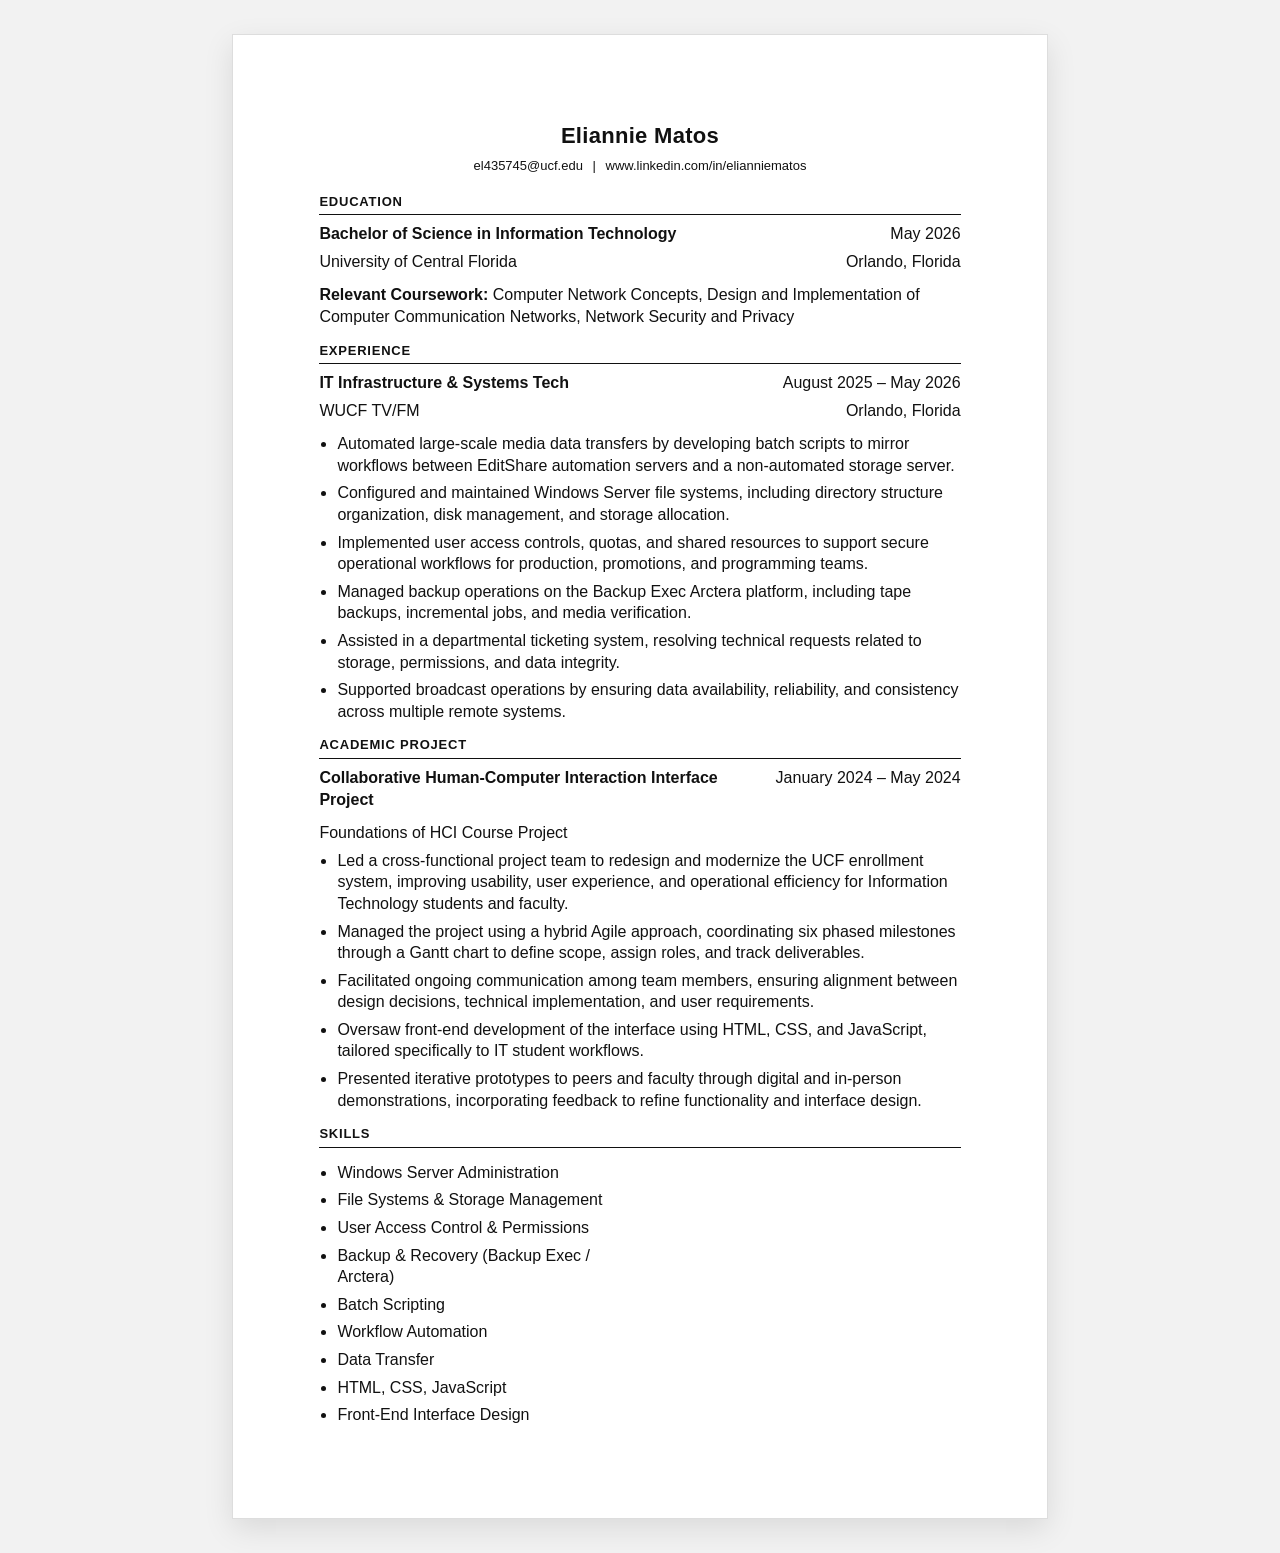
<file: Week-4/Resume-Responsive-CSS/index.html>
<!DOCTYPE html>
<html lang="en">
<head>
  <meta charset="UTF-8" />
  <meta name="viewport" content="width=device-width, initial-scale=1.0" />
  <title>Eliannie Matos | Resume</title>
  <link rel="stylesheet" href="style.css" />
</head>

<body>
  <div class="page">
    <article class="resume">

      <header class="resume-header">
        <h1 class="name">Eliannie Matos</h1>
        <p class="contact">
          <a href="mailto:el435745@ucf.edu">el435745@ucf.edu</a>
          <span class="sep">|</span>
          <a href="https://www.linkedin.com/in/elianniematos" target="_blank" rel="noopener">
            www.linkedin.com/in/elianniematos
          </a>
        </p>
      </header>

      <main>
        <section class="section">
          <h2 class="section-title">Education</h2>

          <div class="row">
            <div class="left">
              <p class="bold">Bachelor of Science in Information Technology</p>
            </div>
            <div class="right">
              <p class="date">May 2026</p>
            </div>
          </div>

          <div class="row">
            <div class="left">
              <p>University of Central Florida</p>
            </div>
            <div class="right">
              <p>Orlando, Florida</p>
            </div>
          </div>

          <p class="subline">
            <span class="bold">Relevant Coursework:</span>
            Computer Network Concepts, Design and Implementation of Computer Communication Networks, Network Security and Privacy
          </p>
        </section>
        
        <section class="section">
          <h2 class="section-title">Experience</h2>

          <div class="row">
            <div class="left">
              <p class="bold">IT Infrastructure &amp; Systems Tech</p>
            </div>
            <div class="right">
              <p class="date">August 2025 – May 2026</p>
            </div>
          </div>

          <div class="row">
            <div class="left">
              <p>WUCF TV/FM</p>
            </div>
            <div class="right">
              <p>Orlando, Florida</p>
            </div>
          </div>

          <ul class="bullets">
            <li>Automated large-scale media data transfers by developing batch scripts to mirror workflows between EditShare automation servers and a non-automated storage server.</li>
            <li>Configured and maintained Windows Server file systems, including directory structure organization, disk management, and storage allocation.</li>
            <li>Implemented user access controls, quotas, and shared resources to support secure operational workflows for production, promotions, and programming teams.</li>
            <li>Managed backup operations on the Backup Exec Arctera platform, including tape backups, incremental jobs, and media verification.</li>
            <li>Assisted in a departmental ticketing system, resolving technical requests related to storage, permissions, and data integrity.</li>
            <li>Supported broadcast operations by ensuring data availability, reliability, and consistency across multiple remote systems.</li>
          </ul>
        </section>

        <!-- ACADEMIC PROJECT -->
        <section class="section">
          <h2 class="section-title">Academic Project</h2>

          <div class="row">
            <div class="left">
              <p class="bold">Collaborative Human-Computer Interaction Interface Project</p>
            </div>
            <div class="right">
              <p class="date">January 2024 – May 2024</p>
            </div>
          </div>

          <p class="subline">Foundations of HCI Course Project</p>

          <ul class="bullets">
            <li>Led a cross-functional project team to redesign and modernize the UCF enrollment system, improving usability, user experience, and operational efficiency for Information Technology students and faculty.</li>
            <li>Managed the project using a hybrid Agile approach, coordinating six phased milestones through a Gantt chart to define scope, assign roles, and track deliverables.</li>
            <li>Facilitated ongoing communication among team members, ensuring alignment between design decisions, technical implementation, and user requirements.</li>
            <li>Oversaw front-end development of the interface using HTML, CSS, and JavaScript, tailored specifically to IT student workflows.</li>
            <li>Presented iterative prototypes to peers and faculty through digital and in-person demonstrations, incorporating feedback to refine functionality and interface design.</li>
          </ul>
        </section>

        <section class="section">
            <h2 class="section-title">Skills</h2>

            <ul class="skills-list">
                <li>Windows Server Administration</li>
                <li>File Systems &amp; Storage Management</li>
                <li>User Access Control &amp; Permissions</li>
                <li>Backup &amp; Recovery (Backup Exec / Arctera)</li>
                <li>Batch Scripting</li>
                <li>Workflow Automation</li>
                <li>Data Transfer</li>
                <li>HTML, CSS, JavaScript</li>
                <li>Front-End Interface Design</li>
            </ul>
        </section>

      </main>
    </article>
  </div>
</body>
</html>
</file>
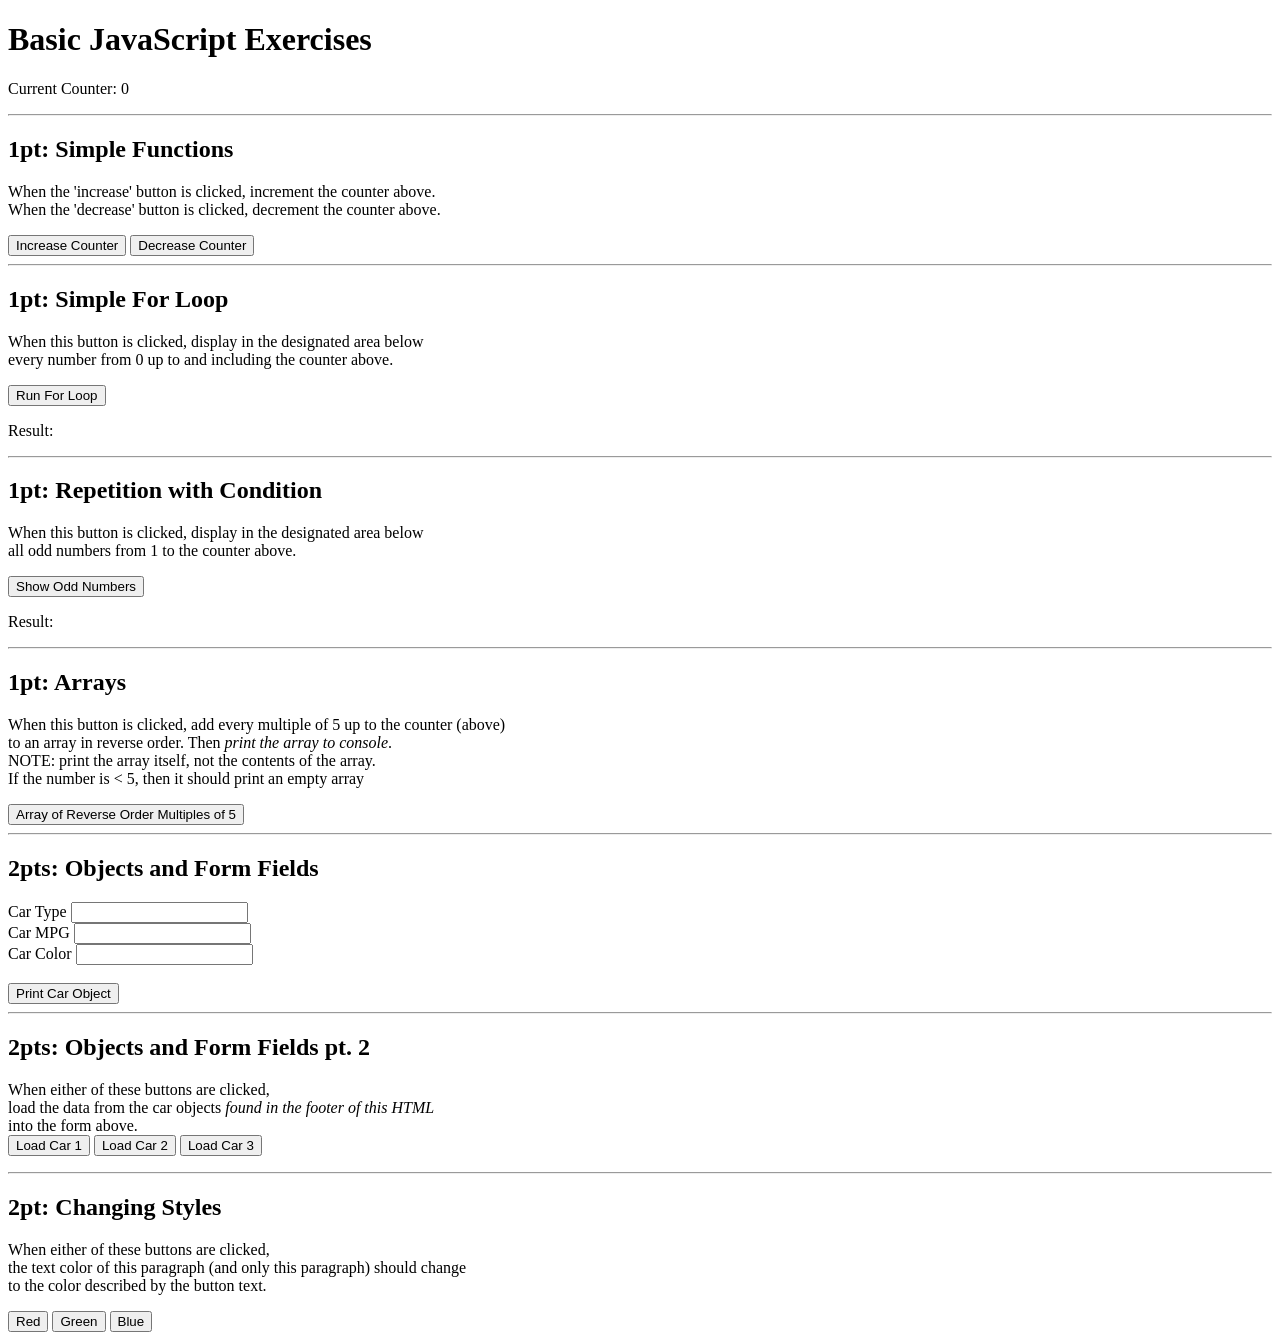
<file: Week-5/Basic-JavaScript/index.html>
<!DOCTYPE html>

<html lang="en">
	<head>
		<title>Basic JavaScript Exercises</title>
		<script src="script.js"></script>
	</head>
	
	
	<body>
		<h1>Basic JavaScript Exercises</h1>

		<p>Current Counter: <span id="counter">0</span></p>
		
		<hr>
		
		<h2>1pt: Simple Functions</h2>
		<p>When the 'increase' button is clicked, increment the counter above.<br>
			When the 'decrease' button is clicked, decrement the counter above.</p>
		<button onclick="tickUp()">Increase Counter</button>
		<button onclick="tickDown()">Decrease Counter</button>
		
		<hr>
		
		<h2>1pt: Simple For Loop</h2>
		<p>When this button is clicked, display in the designated area below<br>
		every number from 0 up to and including the counter above.</p>
		<button onclick="runForLoop()">Run For Loop</button>
		
		<p>Result: <span id="forLoopResult"></span></p>
		
		<hr>
		
		<h2>1pt: Repetition with Condition</h2>
		<p>When this button is clicked, display in the designated area below<br>
		all odd numbers from 1 to the counter above.</p>
		<button onclick="showOddNumbers()">Show Odd Numbers</button>
		
		<p>Result: <span id="oddNumberResult"></span></p>
		
		<hr>
		
		<h2>1pt: Arrays</h2>
		<p>When this button is clicked, add every multiple of 5 up to the counter (above)<br>
		to an array in reverse order.  Then <em>print the array to console</em>.<br>
		NOTE: print the array itself, not the contents of the array.<br>
		If the number is &lt; 5, then it should print an empty array</p>
		<button onclick="addMultiplesToArray()">Array of Reverse Order Multiples of 5</button>
		
		<hr>
		
		<h2>2pts: Objects and Form Fields</h2>
		<label for="carType">Car Type</label> <input id="carType" type="text"><br>
		<label for="carMPG">Car MPG</label> <input id="carMPG" type="text"><br>
		<label for="carColor">Car Color</label> <input id="carColor" type="text"><br>
		<br>
		
		<button type="button" onclick="printCarObject()">Print Car Object</button>
		
		<hr>
		
		<h2>2pts: Objects and Form Fields pt. 2</h2>
		<p>When either of these buttons are clicked,<br>
		load the data from the car objects <em>found in the footer of this HTML</em><br>
		into the form above.<br>
		<button type="button" onclick="loadCar(1)">Load Car 1</button>
		<button type="button" onclick="loadCar(2)">Load Car 2</button>
		<button type="button" onclick="loadCar(3)">Load Car 3</button>
		
		<hr>
		
		<h2>2pt: Changing Styles</h2>
		<p id="styleParagraph">When either of these buttons are clicked,<br>
		the text color of this paragraph (and only this paragraph) should change<br>
		to the color described by the button text.</p>
		
		<button type="button" onclick="changeColor(1)">Red</button>
		<button type="button" onclick="changeColor(2)">Green</button>
		<button type="button" onclick="changeColor(3)">Blue</button>
	
	
		<footer>
			<script>
				let carObject1 = {cType: "sedan", cMPG: "32", cColor: "blue"};
				let carObject2 = {cType: "truck", cMPG: "28", cColor: "red"};
				let carObject3 = {cType: "van", cMPG: "30", cColor: "green"};
			</script>
		</footer>
	</body>
	
	
</html>
</file>
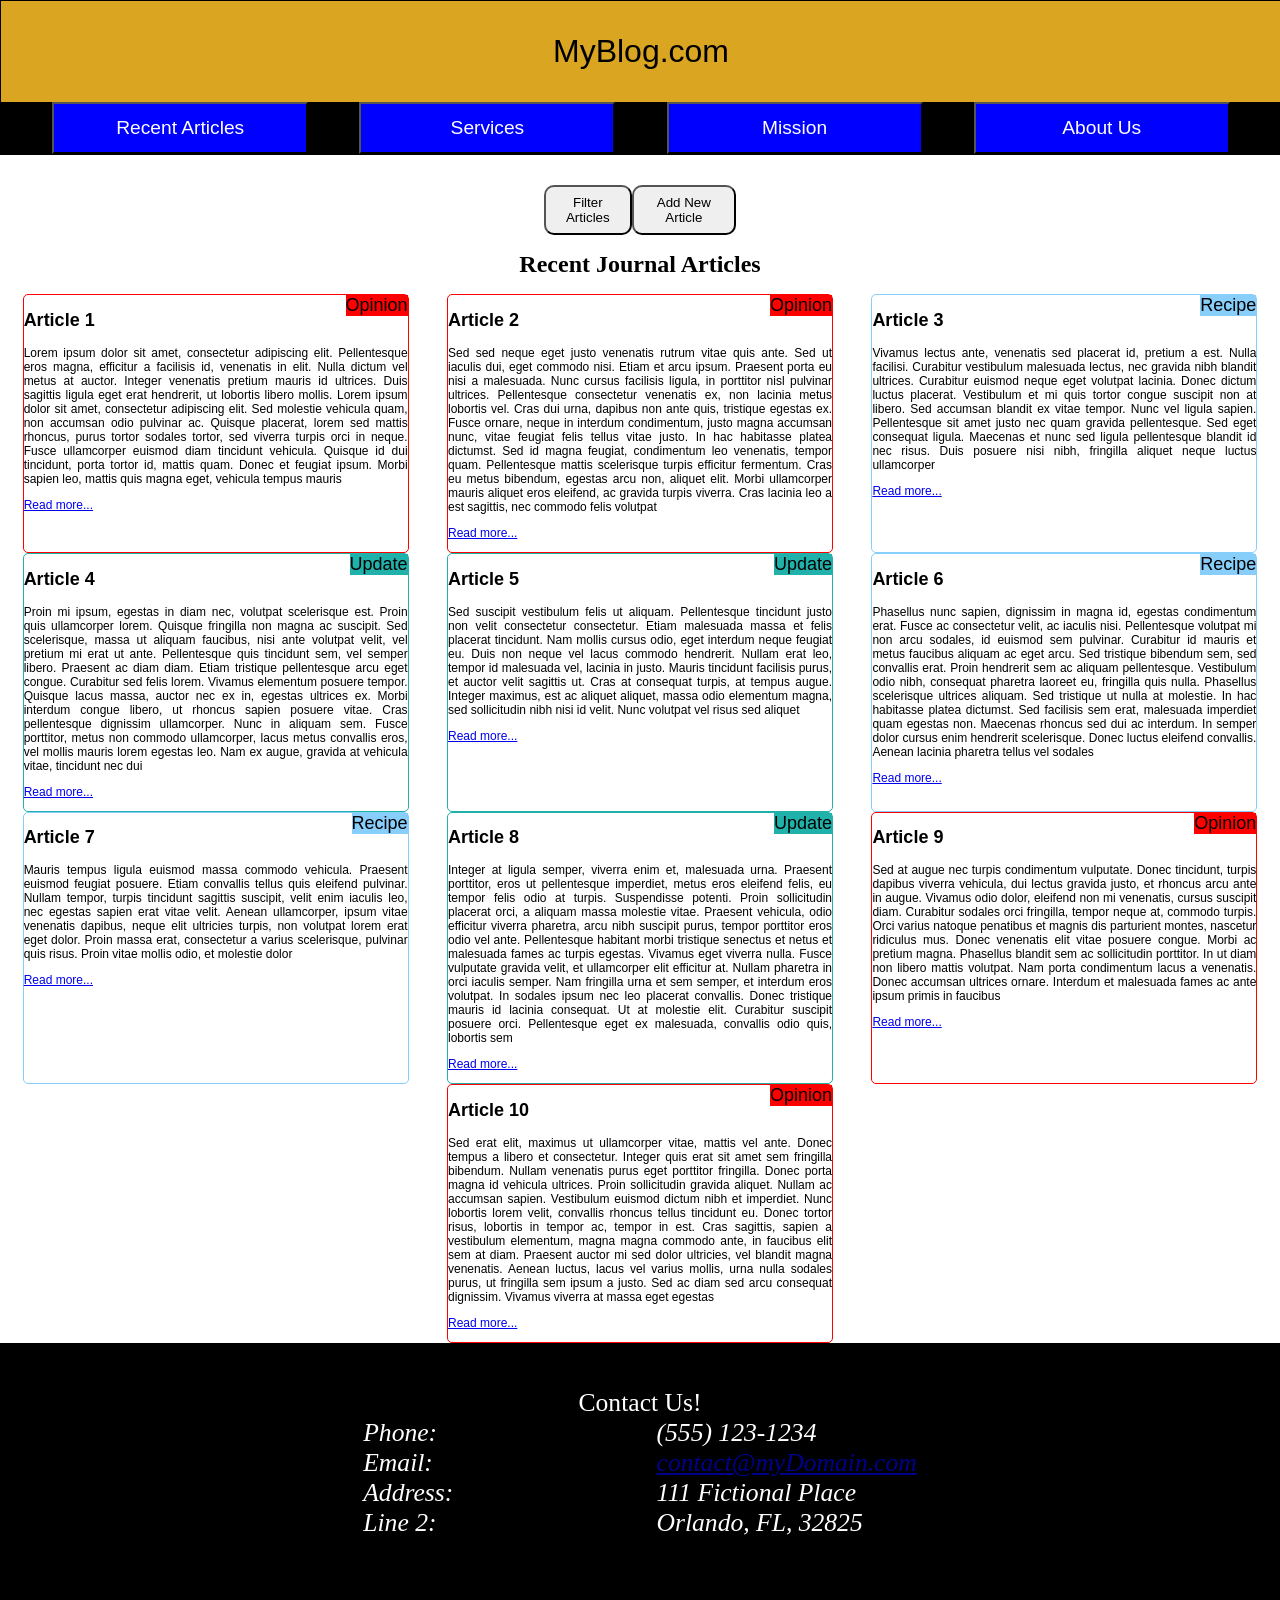
<file: Week-5/DOM-Manipulation/index.html>
<!DOCTYPE html>
<html lang="en">
  <head>
    <title>Recent Journal Articles</title>
    <link rel="stylesheet" href="style.css" />
    <meta name="viewport" content="width=device-width, initial-scale=1.0" />
  </head>

  <body>
    <header>
      <p>MyBlog.com</p>

      <nav>
        <button href="recent.html">Recent Articles</button>
        <button href="services.html">Services</button>
        <button href="mission.html">Mission</button>
        <button href="about.html">About Us</button>
      </nav>
    </header>

    <main>
      <div id="showArea">
        <div id="toggleButtons">
          <button onclick="showFilter()" id="filterButton" type="button">
            Filter Articles
          </button>
          <button onclick="showAddNew()" id="addButton" type="button">
            Add New Article
          </button>
        </div>

        <form id="newContent">
          <h2 class="formRow">Add New Article</h2>

          <div class="formRow">
            <label for="inputHeader">Title: </label>
            <input id="inputHeader" name="inputHeader" type="text" />
          </div>

          <div class="formRow">
            <label>Type:</label>
            <input name="articleType" id="opinionRadio" type="radio" />
            <label for="opinionRadio">Opinion</label>
            <input name="articleType" id="recipeRadio" type="radio" />
            <label for="recipeRadio">Recipe</label>
            <input name="articleType" id="lifeRadio" type="radio" />
            <label for="lifeRadio">Life Update</label>
          </div>

          <div class="formRow">
            <label for="inputArticle">Text:</label>
            <textarea id="inputArticle" name="inputArticle"></textarea>
          </div>

          <div class="formRow">
            <button onclick="addNewArticle()" type="button">
              Add New Article
            </button>
          </div>
        </form>

        <form id="filterContent">
          <h2>Filter by Article Type</h2>
          <label for="opinionCheckbox">Opinion</label>
          <input
            onclick="filterArticles()"
            id="opinionCheckbox"
            type="checkbox"
            checked
          />
          <label for="recipeCheckbox">Recipe</label>
          <input
            onclick="filterArticles()"
            id="recipeCheckbox"
            type="checkbox"
            checked
          />
          <label for="updateCheckbox">Update</label>
          <input
            onclick="filterArticles()"
            id="updateCheckbox"
            type="checkbox"
            checked
          />
        </form>
      </div>

      <h1>Recent Journal Articles</h1>

      <div id="articleList">
        <article class="opinion" id="a1">
          <span class="marker">Opinion</span>
          <h2>Article 1</h2>
          <p>
            Lorem ipsum dolor sit amet, consectetur adipiscing elit.
            Pellentesque eros magna, efficitur a facilisis id, venenatis in
            elit. Nulla dictum vel metus at auctor. Integer venenatis pretium
            mauris id ultrices. Duis sagittis ligula eget erat hendrerit, ut
            lobortis libero mollis. Lorem ipsum dolor sit amet, consectetur
            adipiscing elit. Sed molestie vehicula quam, non accumsan odio
            pulvinar ac. Quisque placerat, lorem sed mattis rhoncus, purus
            tortor sodales tortor, sed viverra turpis orci in neque. Fusce
            ullamcorper euismod diam tincidunt vehicula. Quisque id dui
            tincidunt, porta tortor id, mattis quam. Donec et feugiat ipsum.
            Morbi sapien leo, mattis quis magna eget, vehicula tempus mauris
          </p>
          <p><a href="moreDetails.html">Read more...</a></p>
        </article>

        <article class="opinion" id="a2">
          <span class="marker">Opinion</span>
          <h2>Article 2</h2>
          <p>
            Sed sed neque eget justo venenatis rutrum vitae quis ante. Sed ut
            iaculis dui, eget commodo nisi. Etiam et arcu ipsum. Praesent porta
            eu nisi a malesuada. Nunc cursus facilisis ligula, in porttitor nisl
            pulvinar ultrices. Pellentesque consectetur venenatis ex, non
            lacinia metus lobortis vel. Cras dui urna, dapibus non ante quis,
            tristique egestas ex. Fusce ornare, neque in interdum condimentum,
            justo magna accumsan nunc, vitae feugiat felis tellus vitae justo.
            In hac habitasse platea dictumst. Sed id magna feugiat, condimentum
            leo venenatis, tempor quam. Pellentesque mattis scelerisque turpis
            efficitur fermentum. Cras eu metus bibendum, egestas arcu non,
            aliquet elit. Morbi ullamcorper mauris aliquet eros eleifend, ac
            gravida turpis viverra. Cras lacinia leo a est sagittis, nec commodo
            felis volutpat
          </p>
          <p><a href="moreDetails.html">Read more...</a></p>
        </article>

        <article class="recipe" id="a3">
          <span class="marker">Recipe</span>
          <h2>Article 3</h2>
          <p>
            Vivamus lectus ante, venenatis sed placerat id, pretium a est. Nulla
            facilisi. Curabitur vestibulum malesuada lectus, nec gravida nibh
            blandit ultrices. Curabitur euismod neque eget volutpat lacinia.
            Donec dictum luctus placerat. Vestibulum et mi quis tortor congue
            suscipit non at libero. Sed accumsan blandit ex vitae tempor. Nunc
            vel ligula sapien. Pellentesque sit amet justo nec quam gravida
            pellentesque. Sed eget consequat ligula. Maecenas et nunc sed ligula
            pellentesque blandit id nec risus. Duis posuere nisi nibh, fringilla
            aliquet neque luctus ullamcorper
          </p>
          <p><a href="moreDetails.html">Read more...</a></p>
        </article>

        <article class="update" id="a4">
          <span class="marker">Update</span>
          <h2>Article 4</h2>
          <p>
            Proin mi ipsum, egestas in diam nec, volutpat scelerisque est. Proin
            quis ullamcorper lorem. Quisque fringilla non magna ac suscipit. Sed
            scelerisque, massa ut aliquam faucibus, nisi ante volutpat velit,
            vel pretium mi erat ut ante. Pellentesque quis tincidunt sem, vel
            semper libero. Praesent ac diam diam. Etiam tristique pellentesque
            arcu eget congue. Curabitur sed felis lorem. Vivamus elementum
            posuere tempor. Quisque lacus massa, auctor nec ex in, egestas
            ultrices ex. Morbi interdum congue libero, ut rhoncus sapien posuere
            vitae. Cras pellentesque dignissim ullamcorper. Nunc in aliquam sem.
            Fusce porttitor, metus non commodo ullamcorper, lacus metus
            convallis eros, vel mollis mauris lorem egestas leo. Nam ex augue,
            gravida at vehicula vitae, tincidunt nec dui
          </p>
          <p><a href="moreDetails.html">Read more...</a></p>
        </article>

        <article class="update" id="a5">
          <span class="marker">Update</span>
          <h2>Article 5</h2>
          <p>
            Sed suscipit vestibulum felis ut aliquam. Pellentesque tincidunt
            justo non velit consectetur consectetur. Etiam malesuada massa et
            felis placerat tincidunt. Nam mollis cursus odio, eget interdum
            neque feugiat eu. Duis non neque vel lacus commodo hendrerit. Nullam
            erat leo, tempor id malesuada vel, lacinia in justo. Mauris tincidunt
            facilisis purus, et auctor velit sagittis ut. Cras at consequat
            turpis, at tempus augue. Integer maximus, est ac aliquet aliquet,
            massa odio elementum magna, sed sollicitudin nibh nisi id velit.
            Nunc volutpat vel risus sed aliquet
          </p>
          <p><a href="moreDetails.html">Read more...</a></p>
        </article>

        <article class="recipe" id="a6">
          <span class="marker">Recipe</span>
          <h2>Article 6</h2>
          <p>
            Phasellus nunc sapien, dignissim in magna id, egestas condimentum
            erat. Fusce ac consectetur velit, ac iaculis nisi. Pellentesque
            volutpat mi non arcu sodales, id euismod sem pulvinar. Curabitur id
            mauris et metus faucibus aliquam ac eget arcu. Sed tristique bibendum
            sem, sed convallis erat. Proin hendrerit sem ac aliquam pellentesque.
            Vestibulum odio nibh, consequat pharetra laoreet eu, fringilla quis
            nulla. Phasellus scelerisque ultrices aliquam. Sed tristique ut nulla
            at molestie. In hac habitasse platea dictumst. Sed facilisis sem erat,
            malesuada imperdiet quam egestas non. Maecenas rhoncus sed dui ac
            interdum. In semper dolor cursus enim hendrerit scelerisque. Donec
            luctus eleifend convallis. Aenean lacinia pharetra tellus vel sodales
          </p>
          <p><a href="moreDetails.html">Read more...</a></p>
        </article>

        <article class="recipe" id="a7">
          <span class="marker">Recipe</span>
          <h2>Article 7</h2>
          <p>
            Mauris tempus ligula euismod massa commodo vehicula. Praesent euismod
            feugiat posuere. Etiam convallis tellus quis eleifend pulvinar.
            Nullam tempor, turpis tincidunt sagittis suscipit, velit enim iaculis
            leo, nec egestas sapien erat vitae velit. Aenean ullamcorper, ipsum
            vitae venenatis dapibus, neque elit ultricies turpis, non volutpat
            lorem erat eget dolor. Proin massa erat, consectetur a varius
            scelerisque, pulvinar quis risus. Proin vitae mollis odio, et molestie
            dolor
          </p>
          <p><a href="moreDetails.html">Read more...</a></p>
        </article>

        <article class="update" id="a8">
          <span class="marker">Update</span>
          <h2>Article 8</h2>
          <p>
            Integer at ligula semper, viverra enim et, malesuada urna. Praesent
            porttitor, eros ut pellentesque imperdiet, metus eros eleifend felis,
            eu tempor felis odio at turpis. Suspendisse potenti. Proin sollicitudin
            placerat orci, a aliquam massa molestie vitae. Praesent vehicula, odio
            efficitur viverra pharetra, arcu nibh suscipit purus, tempor porttitor
            eros odio vel ante. Pellentesque habitant morbi tristique senectus et
            netus et malesuada fames ac turpis egestas. Vivamus eget viverra nulla.
            Fusce vulputate gravida velit, et ullamcorper elit efficitur at. Nullam
            pharetra in orci iaculis semper. Nam fringilla urna et sem semper, et
            interdum eros volutpat. In sodales ipsum nec leo placerat convallis.
            Donec tristique mauris id lacinia consequat. Ut at molestie elit.
            Curabitur suscipit posuere orci. Pellentesque eget ex malesuada,
            convallis odio quis, lobortis sem
          </p>
          <p><a href="moreDetails.html">Read more...</a></p>
        </article>

        <article class="opinion" id="a9">
          <span class="marker">Opinion</span>
          <h2>Article 9</h2>
          <p>
            Sed at augue nec turpis condimentum vulputate. Donec tincidunt, turpis
            dapibus viverra vehicula, dui lectus gravida justo, et rhoncus arcu
            ante in augue. Vivamus odio dolor, eleifend non mi venenatis, cursus
            suscipit diam. Curabitur sodales orci fringilla, tempor neque at,
            commodo turpis. Orci varius natoque penatibus et magnis dis parturient
            montes, nascetur ridiculus mus. Donec venenatis elit vitae posuere
            congue. Morbi ac pretium magna. Phasellus blandit sem ac sollicitudin
            porttitor. In ut diam non libero mattis volutpat. Nam porta condimentum
            lacus a venenatis. Donec accumsan ultrices ornare. Interdum et malesuada
            fames ac ante ipsum primis in faucibus
          </p>
          <p><a href="moreDetails.html">Read more...</a></p>
        </article>

        <article class="opinion" id="a10">
          <span class="marker">Opinion</span>
          <h2>Article 10</h2>
          <p>
            Sed erat elit, maximus ut ullamcorper vitae, mattis vel ante. Donec
            tempus a libero et consectetur. Integer quis erat sit amet sem
            fringilla bibendum. Nullam venenatis purus eget porttitor fringilla.
            Donec porta magna id vehicula ultrices. Proin sollicitudin gravida
            aliquet. Nullam ac accumsan sapien. Vestibulum euismod dictum nibh et
            imperdiet. Nunc lobortis lorem velit, convallis rhoncus tellus
            tincidunt eu. Donec tortor risus, lobortis in tempor ac, tempor in est.
            Cras sagittis, sapien a vestibulum elementum, magna magna commodo ante,
            in faucibus elit sem at diam. Praesent auctor mi sed dolor ultricies,
            vel blandit magna venenatis. Aenean luctus, lacus vel varius mollis,
            urna nulla sodales purus, ut fringilla sem ipsum a justo. Sed ac diam
            sed arcu consequat dignissim. Vivamus viverra at massa eget egestas
          </p>
          <p><a href="moreDetails.html">Read more...</a></p>
        </article>
      </div>

      <footer>
        <p>Contact Us!</p>
        <address>
          <div>
            <span>Phone:</span> <span>(555) 123-1234</span>
            <span>Email:</span> <a href="">contact@myDomain.com</a>
            <span>Address:</span> <span>111 Fictional Place</span>
            <span>Line 2:</span> <span>Orlando, FL, 32825</span>
          </div>
        </address>
      </footer>
    </main>

    <script src="script.js"></script>
  </body>
</html>
</file>
<file: Week-3/Basic-Css/style.css>
body {
  background: #b6d7e4;            
  margin: 0;
  padding: 18px 20px;
  font-family: Arial, Helvetica, sans-serif;
  color: #000;
}

h1 {
  text-align: center;
  font-size: 64px;
  margin: 8px 0 20px 0;
  font-weight: 800;
}

h2 {
  font-size: 30px;
  margin: 8px 0 10px 0;
  font-weight: 800;
}

h3 {
  font-size: 22px;
  margin: 18px 0 8px 0;
  font-weight: 800;
}

p {
  font-size: 12px;
  line-height: 1.35;
  margin: 10px 0;
}

#paragraph2 {
  background: #fff;
  width: 700px;                  
  margin: 18px 0 18px 0;          
  padding: 18px 22px;
  border: 4px solid #377e22;      
  line-height: 1.65;
}

.blue {
  background: #00007b;            
  color: #fff;
  padding: 14px 16px;
  border: 3px solid #000;         
  margin: 12px 0;
  line-height: 1.35;
}

a {
  color: #0000ee;                
}

a:visited {
  color: #551a8b;                 
}

a[href*="w3schools"] {
  color: #b00000;                 
}

a[href*="w3schools"]:visited {
  color: #7a0000;
}

ol {
  list-style-type: decimal-leading-zero;
  margin: 6px 0 14px 18px;
  padding: 0;
}

table {
  border-collapse: collapse;      
  margin-top: 8px;
  font-size: 11px;
}

th, td {
  border: 1px solid #000;         
  padding: 4px 8px;
  vertical-align: top;
}

th {
  background: #c0c0c0;           
  font-weight: 800;
}

td {
  background: #ffffff;           
}
</file>
<file: Week-3/CSS-Positioning-and-Layout/style.css>
:root{
  --jumpW: 15vw;
  --jumpMin: 180px;
  --jumpMax: 270px;

  --headerH: 120px;
  --gap: 18px;

  --cardW: 240px;


  --bg: #fff7fb;          
  --ink: #2b2b2b;         
  --muted: #6b6b6b;

  --panel: #ffffff;
  --line: #f0c6da;        
  --shadow: 0 10px 25px rgba(0,0,0,0.08);

  --jumpBg: #ffd6e7;      
  --jumpEdge: #ff9fc4;

  --headerBg: #ff6fa8;   

  --btnBg: #6c63ff;       
  --btnBgHover: #584ff2;
  --btnInk: #ffffff;

  --link: #6c63ff;
  --linkHover: #ff3d8d;

  --thanksBg: #b7f0ff;    
  --thanksEdge: #59c8e6;
}

*{ box-sizing: border-box; }

html, body{
  height: 100%;
  margin: 0;
  font-family: ui-rounded, system-ui, -apple-system, Segoe UI, Roboto, Arial, sans-serif;
  line-height: 1.55;
  background: var(--bg);
  color: var(--ink);
  overflow-x: hidden;
}

#jumpMenu{
  position: fixed;
  top: 0;
  left: 0;
  bottom: 0;
  width: clamp(var(--jumpMin), var(--jumpW), var(--jumpMax));
  padding: 18px 14px 22px 14px;
  background: var(--jumpBg);
  border-right: 4px solid var(--jumpEdge);
  overflow: auto;
}

#jumpMenu h2{
  margin: 0 0 16px 0;
  font-size: 28px;
  line-height: 1.1;
  font-weight: 900;
  letter-spacing: 0.2px;
}

#jumpMenu a{
  display: inline-block;
  margin: 10px 0;
  font-size: 18px;
  color: var(--link);
  text-decoration: none;
  padding: 6px 10px;
  border-radius: 999px;
  transition: transform 120ms ease, background 120ms ease, color 120ms ease;
}

#jumpMenu a:hover{
  background: rgba(255,255,255,0.6);
  color: var(--linkHover);
  transform: translateX(2px);
}

main{
  margin-left: clamp(var(--jumpMin), var(--jumpW), var(--jumpMax));
  padding-top: var(--headerH);
  min-height: 100vh;
}

header{
  position: fixed;
  top: 0;
  left: clamp(var(--jumpMin), var(--jumpW), var(--jumpMax));
  width: calc(100% - clamp(var(--jumpMin), var(--jumpW), var(--jumpMax)));
  height: var(--headerH);
  z-index: 10;

  background: linear-gradient(180deg, var(--headerBg), #ff4f98);
  border-bottom: 4px solid rgba(0,0,0,0.08);

  display: flex;
  flex-direction: column;
  justify-content: center;
  align-items: center;
  gap: 10px;
}

header > p{
  margin: 0;
  font-size: 34px;
  font-weight: 950;
  color: #1f1f1f;
  letter-spacing: 0.3px;
  text-shadow: 0 2px 0 rgba(255,255,255,0.35);
}

header nav{
  width: 100%;
  display: flex;
  justify-content: center;
  gap: 14px;
  padding: 8px 14px;
  background: rgba(255,255,255,0.2);
  backdrop-filter: blur(6px);
}

header button{
  appearance: none;
  border: 0;
  background: var(--btnBg);
  color: var(--btnInk);
  font-weight: 800;
  padding: 10px 20px;
  border-radius: 999px;
  cursor: pointer;
  box-shadow: 0 8px 16px rgba(108,99,255,0.25);
  transition: transform 120ms ease, background 120ms ease, box-shadow 120ms ease;
}

header button:hover{
  background: var(--btnBgHover);
  transform: translateY(-1px);
  box-shadow: 0 10px 20px rgba(108,99,255,0.30);
}

h1{
  text-align: center;
  margin: 30px auto 18px auto;
  font-size: 38px; 
  font-weight: 950;
  letter-spacing: 0.2px;
}

#container{
  display: grid;
  grid-template-columns: repeat(4, var(--cardW));
  gap: var(--gap);
  justify-content: center;
  padding: 10px 16px 90px 16px;
}

#container article{
  width: var(--cardW);
  background: transparent;
  border: none;
  border-radius: 0;
  padding: 10px 6px 8px 6px;
  box-shadow: none;
}

#container article:hover{
  transform: none;
  box-shadow: none;
}

#container article h2{
  margin: 0 0 8px 0;
  font-size: 20px;
  font-weight: 900;
}

#container article p{
  margin: 0 0 10px 0;
  font-size: 13px;
  color: var(--muted);
}

#container article a{
  color: var(--link);
  text-decoration: none;
  font-weight: 800;
  padding: 4px 0;
  border-radius: 0;
  transition: color 120ms ease;
}

#container article a:hover{
  color: var(--linkHover);
}

#thanks{
  position: fixed;
  right: 18px;
  bottom: 18px;
  z-index: 50;

  margin: 0;
  padding: 14px 18px;
  background: var(--thanksBg);
  border: 3px solid var(--thanksEdge);
  border-radius: 18px;

  font-size: 28px;
  font-weight: 900;
  letter-spacing: 0.2px;
  box-shadow: 0 14px 28px rgba(0,0,0,0.12);
}

footer{
  margin: 30px 26px 40px 26px;
  padding: 18px;
  background: #fff;
  border: 2px solid #cfd5dd;
}

footer p{
  margin: 0 0 10px 0;
  font-weight: 700;
}

@media (max-width: 1220px){
  #container{ grid-template-columns: repeat(3, var(--cardW)); }
}

@media (max-width: 980px){
  #container{ grid-template-columns: repeat(2, var(--cardW)); }
}

@media (max-width: 820px){
  :root{ --headerH: 112px; }

  header > p{ font-size: 28px; }

  header button{
    padding: 9px 14px;
    font-size: 14px;
  }

  h1{ font-size: 30px; }

  #container{ grid-template-columns: repeat(1, var(--cardW)); }

  #thanks{
    font-size: 22px;
    padding: 12px 14px;
  }
}
</file>
<file: Week-4/CSS-Transitions-and-Selectors/style.css>
:root{
  --jumpW: 15vw;
  --jumpMin: 180px;
  --jumpMax: 270px;

  --headerH: 120px;
  --gap: 18px;

  --cardW: 240px;

  --bg: #fff7fb;
  --ink: #2b2b2b;
  --muted: #6b6b6b;

  --panel: #ffffff;
  --line: #f0c6da;
  --shadow: 0 10px 25px rgba(0,0,0,0.08);

  --jumpBg: #ffd6e7;
  --jumpEdge: #ff9fc4;

  --headerBg: #ff6fa8;

  --btnBg: #6c63ff;
  --btnBgHover: #584ff2;
  --btnInk: #ffffff;

  --link: #6c63ff;
  --linkHover: #ff3d8d;

  --thanksBg: #b7f0ff;
  --thanksEdge: #59c8e6;
}

*{ box-sizing: border-box; }

html, body{
  height: 100%;
  margin: 0;
  font-family: ui-rounded, system-ui, -apple-system, Segoe UI, Roboto, Arial, sans-serif;
  line-height: 1.55;
  background: var(--bg);
  color: var(--ink);
  overflow-x: hidden;
}

#jumpMenu{
  position: fixed;
  top: 0;
  left: 0;
  bottom: 0;
  width: clamp(var(--jumpMin), var(--jumpW), var(--jumpMax));
  padding: 18px 14px 22px 14px;
  background: var(--jumpBg);
  border-right: 4px solid var(--jumpEdge);
  overflow: auto;
}

#jumpMenu h2{ display: none; }
#jumpMenu a{ display: none; }

#jumpMenu .sideBtn{
  display: block;
  width: 100%;
  background: #D6A0FD;
  color: #2b2b2b;
  text-decoration: none;
  font-weight: 800;
  padding: 14px 12px;
  margin: 12px 0;
  border-radius: 6px;
  text-align: center;
}

#jumpMenu .recentWrap{
  position: relative;
}

#jumpMenu .articleList{
  display: none;
  margin-top: 10px;
}

#jumpMenu .recentWrap:hover .articleList{
  display: block;
}

#jumpMenu .articleBtn{
  display: block;
  width: 100%;
  background: #F7A96E;
  color: #2b2b2b;
  text-decoration: none;
  font-weight: 800;
  padding: 12px 12px;
  margin: 10px 0;
  border-radius: 6px;
  text-align: center;
}

#jumpMenu .articleBtn:hover{
  background: #D6A0FD;
}

main{
  margin-left: clamp(var(--jumpMin), var(--jumpW), var(--jumpMax));
  padding-top: var(--headerH);
  min-height: 100vh;
}

header{
  position: fixed;
  top: 0;
  left: clamp(var(--jumpMin), var(--jumpW), var(--jumpMax));
  width: calc(100% - clamp(var(--jumpMin), var(--jumpW), var(--jumpMax)));
  height: var(--headerH);
  z-index: 10;

  background: linear-gradient(180deg, var(--headerBg), #ff4f98);
  border-bottom: 4px solid rgba(0,0,0,0.08);

  display: flex;
  justify-content: center;
  align-items: center;
}

header > p{
  margin: 0;
  font-size: 34px;
  font-weight: 950;
  color: #1f1f1f;
  letter-spacing: 0.3px;
  text-shadow: 0 2px 0 rgba(255,255,255,0.35);
}

h1{
  text-align: center;
  margin: 30px auto 18px auto;
  font-size: 38px;
  font-weight: 950;
  letter-spacing: 0.2px;
}

#container{
  display: grid;
  grid-template-columns: repeat(4, var(--cardW));
  gap: var(--gap);
  justify-content: center;
  padding: 10px 16px 90px 16px;
}

#container article{
  width: var(--cardW);
  background: transparent;
  border: none;
  border-radius: 0;
  padding: 10px 6px 8px 6px;
  box-shadow: none;
}

#container article:hover{
  transform: none;
  box-shadow: none;
}

#container article h2{
  margin: 0 0 8px 0;
  font-size: 20px;
  font-weight: 900;
}

#container article p{
  margin: 0 0 10px 0;
  font-size: 13px;
  color: var(--muted);
}

#container article h2,
#container article p,
#container article p:last-of-type a{
  color: #A6A09B;
  transition: color 2s ease, transform 2s ease;
  transform-origin: left center;
}

#container article:hover h2,
#container article:hover p,
#container article:hover p:last-of-type a{
  color: #000;
  transform: scale(1.03);
}

#container article p:first-of-type::first-letter{
  font-family: "Times New Roman", Times, serif;
  font-size: 36px;
  line-height: 1;
  float: left;
  margin: 2px 6px 0 0;
}

#container article p:last-of-type a{
  display: inline-flex;
  align-items: center;
  gap: 0.35em;
}

#container article p:last-of-type a[href*="google"]::after,
#container article p:last-of-type a[href*="google."]::after{
  content: "";
  display: inline-block;
  width: 1em;
  height: 1em;
  background: url("arrow.png") no-repeat center / contain;
}

#container article a{
  color: var(--link);
  text-decoration: none;
  font-weight: 800;
}

#container article a:hover{
  color: var(--linkHover);
}

#thanks{
  position: fixed;
  right: 18px;
  bottom: 18px;
  z-index: 50;
  padding: 14px 18px;
  background: var(--thanksBg);
  border: 3px solid var(--thanksEdge);
  border-radius: 18px;
  font-size: 28px;
  font-weight: 900;
  box-shadow: 0 14px 28px rgba(0,0,0,0.12);
}

footer{
  margin: 30px 26px 40px 26px;
  padding: 18px;
  background: #fff;
  border: 2px solid #cfd5dd;
}

footer p{
  margin: 0 0 10px 0;
  font-weight: 700;
}

@media (max-width: 1220px){
  #container{ grid-template-columns: repeat(3, var(--cardW)); }
}

@media (max-width: 980px){
  #container{ grid-template-columns: repeat(2, var(--cardW)); }
}

@media (max-width: 820px){
  :root{ --headerH: 112px; }

  header > p{ font-size: 28px; }

  h1{ font-size: 30px; }

  #container{ grid-template-columns: repeat(1, var(--cardW)); }

  #thanks{
    font-size: 22px;
    padding: 12px 14px;
  }
}
</file>
<file: Week-4/Resume-Responsive-CSS/style.css>
* { box-sizing: border-box; }

:root{
  --ink: #111;
  --muted: #333;
  --rule: #111;
  --paper: #fff;
  --bg: #f2f2f2;

  --page-width: 8.5in;       
  --page-padding: 0.9in;     
}

body{
  margin: 0;
  font-family: Arial, sans-serif;
  color: var(--ink);
  background: var(--bg);
  line-height: 1.35;
}

.page{
  min-height: 100vh;
  display: grid;
  place-items: start center;
  padding: 28px 14px;
}

.resume{
  background: var(--paper);
  width: min(var(--page-width), 100%);
  padding: var(--page-padding);
  box-shadow: 0 10px 28px rgba(0,0,0,0.10);
  border: 1px solid #ddd;
}

.resume-header{
  text-align: center;
  margin-bottom: 18px;
}

.name{
  margin: 0 0 6px 0;
  font-size: 22px;
  letter-spacing: 0.3px;
}

.contact{
  margin: 0;
  font-size: 13px;
}

.contact a{
  color: var(--ink);
  text-decoration: none;
}
.contact a:hover{
  text-decoration: underline;
}

.sep{
  padding: 0 6px;
}

.section{
  margin-top: 14px;
}

.section-title{
  margin: 14px 0 8px 0;
  font-size: 13px;
  text-transform: uppercase;
  letter-spacing: 0.06em;
  border-bottom: 1px solid var(--rule);
  padding-bottom: 4px;
}

.row{
  display: flex;
  justify-content: space-between;
  gap: 14px;
}

.left{ flex: 1; }
.right{ flex: 0 0 auto; text-align: right; }

.bold{ font-weight: 700; }

.date{
  margin: 0;
  white-space: nowrap;
}

p{
  margin: 0 0 6px 0;
}

.subline{
  margin-top: 6px;
}

.bullets{
  margin: 6px 0 0 18px;
  padding: 0;
}
.bullets li{
  margin: 6px 0;
}

.skills-list{
  margin: 6px 0 0 18px;
  padding: 0;

  column-count: 2;
  column-gap: 48px;
  column-fill: auto; 
}

.skills-list li{
  break-inside: avoid;       
  -webkit-column-break-inside: avoid;
  margin: 6px 0;
}

@media (max-width: 520px){
  .skills-list{
    column-count: 1;
  }
}

@media (max-width: 520px){
  :root{
    --page-width: 100%;
    --page-padding: 18px;
  }

  .page{
    padding: 14px 10px;
  }

  .resume{
    border-radius: 10px;
  }

  .name{
    font-size: 20px;
  }

  .contact{
    font-size: 12.5px;
  }

  .row{
    flex-direction: column;
    gap: 2px;
  }

  .right{
    text-align: left;
  }
}

@media (min-width: 1200px){
  .page{
    padding: 34px 0;
  }
}* { box-sizing: border-box; }

:root{
  --ink: #111;
  --muted: #333;
  --rule: #111;
  --paper: #fff;
  --bg: #f2f2f2;

  --page-width: 8.5in;       
  --page-padding: 0.9in;     
}

body{
  margin: 0;
  font-family: Arial, sans-serif;
  color: var(--ink);
  background: var(--bg);
  line-height: 1.35;
}

.page{
  min-height: 100vh;
  display: grid;
  place-items: start center;
  padding: 28px 14px;
}

.resume{
  background: var(--paper);
  width: min(var(--page-width), 100%);
  padding: var(--page-padding);
  box-shadow: 0 10px 28px rgba(0,0,0,0.10);
  border: 1px solid #ddd;
}

.resume-header{
  text-align: center;
  margin-bottom: 18px;
}

.name{
  margin: 0 0 6px 0;
  font-size: 22px;
  letter-spacing: 0.3px;
}

.contact{
  margin: 0;
  font-size: 13px;
}

.contact a{
  color: var(--ink);
  text-decoration: none;
}
.contact a:hover{
  text-decoration: underline;
}

.sep{
  padding: 0 6px;
}

.section{
  margin-top: 14px;
}

.section-title{
  margin: 14px 0 8px 0;
  font-size: 13px;
  text-transform: uppercase;
  letter-spacing: 0.06em;
  border-bottom: 1px solid var(--rule);
  padding-bottom: 4px;
}

.row{
  display: flex;
  justify-content: space-between;
  gap: 14px;
}

.left{ flex: 1; }
.right{ flex: 0 0 auto; text-align: right; }

.bold{ font-weight: 700; }

.date{
  margin: 0;
  white-space: nowrap;
}

p{
  margin: 0 0 6px 0;
}

.subline{
  margin-top: 6px;
}

.bullets{
  margin: 6px 0 0 18px;
  padding: 0;
}
.bullets li{
  margin: 6px 0;
}

.skills-list{
  margin: 6px 0 0 18px;
  padding: 0;

  column-count: 2;
  column-gap: 48px;
  column-fill: auto; 
}

.skills-list li{
  break-inside: avoid;       
  -webkit-column-break-inside: avoid;
  margin: 6px 0;
}

@media (max-width: 520px){
  .skills-list{
    column-count: 1;
  }
}

@media (max-width: 520px){
  :root{
    --page-width: 100%;
    --page-padding: 18px;
  }

  .page{
    padding: 14px 10px;
  }

  .resume{
    border-radius: 10px;
  }

  .name{
    font-size: 20px;
  }

  .contact{
    font-size: 12.5px;
  }

  .row{
    flex-direction: column;
    gap: 2px;
  }

  .right{
    text-align: left;
  }
}

@media (min-width: 1200px){
  .page{
    padding: 34px 0;
  }
}
</file>
<file: Week-5/DOM-Manipulation/style.css>
#showArea {
  display: flex;
  flex-direction: column;
  width: 75%;
  margin: auto;
  margin-top: 30px;
}

#toggleButtons {
  margin: auto;
  display: flex;
  width: 20%;
  justify-content: space-evenly;
}

#toggleButtons > * {
  height: 50px;
  border-radius: 10px;
}

form#newContent {
  display: none;
  flex-direction: column;
  margin: auto;
  width: 75%;
  align-items: center;
}

/* IMPORTANT: starts hidden so it only appears when clicking Filter Articles */
form#filterContent {
  display: none;
  margin: auto;
}

.formRow {
  width: 400px;
  font-size: 1.3em;
}

article.opinion {
  border: 1px solid red;
}

article.recipe {
  border: 1px solid lightskyblue;
}

article.update {
  border: 1px solid lightseagreen;
}

.marker {
  float: right;
  font-size: 1.5em;
}

.date {
  float: left;
  font-size: 1.5em;
}

.opinion .marker {
  background-color: red;
}

.recipe .marker {
  background-color: lightskyblue;
}

.update .marker {
  background-color: lightseagreen;
}

body {
  padding: 0;
  margin: 0;
  width: 100%;
}

main {
  width: 100%;
}

main h1 {
  text-align: center;
  font-size: clamp(12px, 4vw, 24px);
}

header {
  background-color: goldenrod;
  text-align: center;
  position: sticky;
  top: 0px;
  font-size: 2.5vw;
  width: 100%;
  margin: 0;
  border: 1px solid black;
  font-family: "Trebuchet MS", "Lucida Sans Unicode", "Lucida Grande",
    "Lucida Sans", Arial, sans-serif;
}

main > div#articleList {
  display: flex;
  flex-wrap: wrap;
  align-items: stretch;
  justify-content: center;
  font-family: "Lucida Sans", "Lucida Sans Regular", "Lucida Grande",
    "Lucida Sans Unicode", Geneva, Verdana, sans-serif;
}

article {
  width: 30%;
  margin-left: 1.5%;
  margin-right: 1.5%;
  text-align: justify;
  font-size: clamp(8px, 1.5vw, 12px);
  border-radius: 5px;
}

footer {
  padding-top: 5vh;
  font-size: 2vw;
  padding-bottom: 10vh;
  color: white;
  background-color: black;
}

a:visited {
  color: darkblue;
}

footer p {
  text-align: center;
  margin: auto;
  width: 50%;
}

address > div {
  display: grid;
  grid-template-columns: auto auto;
  justify-content: space-evenly;
  width: 75%;
  margin: auto;
}

nav {
  display: flex;
  flex-wrap: nowrap;
  width: 100%;
  margin: 0;
  padding: 0;
  justify-content: space-evenly;
  background-color: black;
}

nav button {
  color: white;
  background-color: blue;
  text-decoration: none;
  font-size: 1.5vw;
  display: inline;
  width: 20%;
  padding: 1vw 0vw;
  text-wrap-mode: nowrap;
}

nav button:hover {
  background-color: darkgoldenrod;
}

nav button:active {
  background-color: gold;
}

@media screen and (max-width: 600px) {
  article {
    width: 75%;
    margin: auto;
  }
}

@media screen and (max-width: 1000px) {
  main {
    width: 100%;
  }

  header {
    width: 100%;
  }
}
</file>
